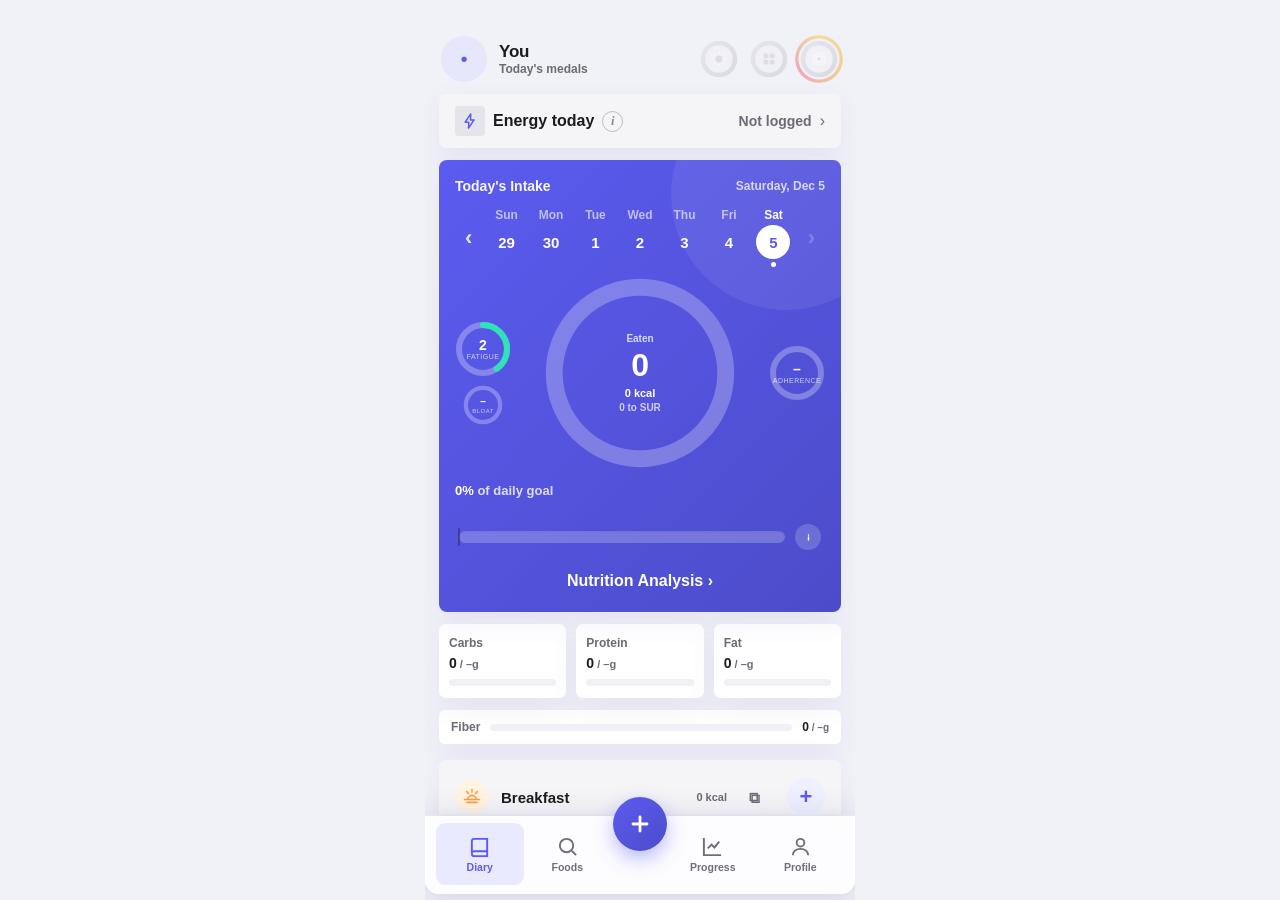
<file: index.html>
<!DOCTYPE html>
<html lang="en">
<head>
<meta charset="UTF-8">
<meta name="viewport" content="width=device-width, initial-scale=1, viewport-fit=cover">
<meta name="apple-mobile-web-app-capable" content="yes">
<meta name="mobile-web-app-capable" content="yes">
<meta name="apple-mobile-web-app-status-bar-style" content="default">
<meta name="apple-mobile-web-app-title" content="Fuel">
<link rel="apple-touch-icon" href="fuel-heart-icon.png?v=10">
<link rel="manifest" href="manifest.webmanifest">
<meta name="theme-color" content="#5b5bf0">
<title>Fuel — Nutrition Tracker</title>
<link rel="icon" href="data:image/svg+xml,%3Csvg%20xmlns%3D%27http%3A%2F%2Fwww.w3.org%2F2000%2Fsvg%27%20viewBox%3D%270%200%2064%2064%27%3E%3Crect%20width%3D%2764%27%20height%3D%2764%27%20rx%3D%2714%27%20fill%3D%27white%27%2F%3E%3Cpolygon%20points%3D%278%2C8%2056%2C8%2056%2C17%2029%2C31%2056%2C31%2056%2C40%208%2C40%208%2C31%2035%2C17%208%2C17%27%20fill%3D%27black%27%2F%3E%3Ctext%20x%3D%2732%27%20y%3D%2754%27%20font-family%3D%27Arial%2Csans-serif%27%20font-weight%3D%27900%27%20font-size%3D%278%27%20text-anchor%3D%27middle%27%20fill%3D%27black%27%20textLength%3D%2748%27%20lengthAdjust%3D%27spacingAndGlyphs%27%3ENUTRITION%3C%2Ftext%3E%3C%2Fsvg%3E">
<link rel="stylesheet" href="styles.css?v=2026.11.25-f">
</head>
<body>
<div id="app">

  <!-- DIARY -->
  <section class="view active" id="view-diary">
    <div class="topbar">
      <button class="tbtn" id="dayPrev" aria-label="Previous day">‹</button>
      <h1><span id="dayTitle">Today</span><button class="ginfo" id="diaryInfo" aria-label="Diary information">i</button></h1>
      <div class="ticons">
        <button id="gearBtn" aria-label="Settings"><svg viewBox="0 0 24 24" fill="none" stroke="currentColor" stroke-width="1.8"><circle cx="12" cy="12" r="3.2"/><path d="M19.4 15a1.65 1.65 0 0 0 .33 1.82l.06.06a2 2 0 1 1-2.83 2.83l-.06-.06a1.65 1.65 0 0 0-1.82-.33 1.65 1.65 0 0 0-1 1.51V21a2 2 0 1 1-4 0v-.09A1.65 1.65 0 0 0 9 19.4a1.65 1.65 0 0 0-1.82.33l-.06.06a2 2 0 1 1-2.83-2.83l.06-.06a1.65 1.65 0 0 0 .33-1.82 1.65 1.65 0 0 0-1.51-1H3a2 2 0 1 1 0-4h.09A1.65 1.65 0 0 0 4.6 9a1.65 1.65 0 0 0-.33-1.82l-.06-.06a2 2 0 1 1 2.83-2.83l.06.06a1.65 1.65 0 0 0 1.82.33H9a1.65 1.65 0 0 0 1-1.51V3a2 2 0 1 1 4 0v.09a1.65 1.65 0 0 0 1 1.51 1.65 1.65 0 0 0 1.82-.33l.06-.06a2 2 0 1 1 2.83 2.83l-.06.06a1.65 1.65 0 0 0-.33 1.82V9a1.65 1.65 0 0 0 1.51 1H21a2 2 0 1 1 0 4h-.09a1.65 1.65 0 0 0-1.51 1z"/></svg></button>
      </div>
    </div>
    <div class="pstrip">
      <button class="pavatar" id="pAvatar" aria-label="Profile"></button>
      <div class="pmeta"><div class="pname" id="pName">You</div><div class="psub">Today's medals</div></div>
      <div class="medals" id="pMedals"></div>
    </div>
    <div class="nudge" id="nudgeBar"></div>
    <div class="card dcard" id="energyCard">
      <div class="whead dhead" data-d="energy" role="button" tabindex="0" aria-label="Energy details"><span style="display:flex;align-items:center;gap:8px"><span class="sicon sm"><svg viewBox="0 0 24 24" fill="none" stroke="currentColor" stroke-width="2" stroke-linejoin="round"><path d="M13 2.5 5.5 13.5h4.8L10 21.5l7.5-11h-4.8L13 2.5z"/></svg></span><b>Energy today</b><button class="ginfo" id="energyInfo" aria-label="About energy check-ins">i</button></span><span style="display:flex;align-items:center;gap:8px"><span class="wlbl" id="energyLabel"></span><span class="chev2 dchev">›</span></span></div>
      <div class="ddetail"><div class="pad">
      <div class="energydots" id="energyDots"></div>
      </div></div>
    </div>
    <div class="card progcard">
      <div class="prog-top"><span class="prog-label">Today's Intake</span><span class="prog-date" id="daySub"></span></div>
      <div class="wknavrow pweek">
        <button class="wknav" id="wkPrev" aria-label="Previous week">‹</button>
        <div class="weekstrip" id="weekStrip"></div>
        <button class="wknav" id="wkNext" aria-label="Next week">›</button>
      </div>
      <div class="ptodayrow" style="display:none"><button id="todayPill" class="todaypill"><svg viewBox="0 0 24 24" fill="none" stroke="currentColor" stroke-width="2.5" stroke-linecap="round" stroke-linejoin="round" aria-hidden="true"><polyline points="1 4 1 10 7 10"/><path d="M3.51 15a9 9 0 1 0 2.13-9.36L1 10"/></svg><span>Today</span></button></div>
      <div class="prog-main">
        <div class="hside">
        <button class="scorewheel hwheel" id="tiredWheelH" aria-label="Fatigue details">
          <svg viewBox="0 0 84 84"><circle cx="42" cy="42" r="36" fill="none" stroke="rgba(255,255,255,.28)" stroke-width="9"/><circle id="tiredArcH" cx="42" cy="42" r="36" fill="none" stroke="#ffffff" stroke-width="9" stroke-linecap="round" transform="rotate(-90 42 42)"/></svg>
          <span class="swnum"><b id="tiredNumH">–</b><i>fatigue</i></span>
        </button>
        <button class="scorewheel hwheel hwheel-sm" id="bloatWheelH" aria-label="Bloat details">
          <svg viewBox="0 0 84 84"><circle cx="42" cy="42" r="36" fill="none" stroke="rgba(255,255,255,.28)" stroke-width="9"/><circle id="bloatArcH" cx="42" cy="42" r="36" fill="none" stroke="#ffffff" stroke-width="9" stroke-linecap="round" transform="rotate(-90 42 42)"/></svg>
          <span class="swnum"><b id="bloatNumH">–</b><i>bloat</i></span>
        </button>
        </div>
        <div class="ring" style="width:196px;height:196px">
          <svg width="196" height="196" viewBox="0 0 128 128">
            <circle cx="64" cy="64" r="56" fill="none" stroke="rgba(255,255,255,.25)" stroke-width="11"/>
            <circle id="ringMaint" cx="64" cy="64" r="56" fill="none" stroke="#ffffff" stroke-width="11"
              stroke-linecap="round" stroke-dasharray="351.86" stroke-dashoffset="351.86"/>
            <circle id="ringSurpTrack" cx="64" cy="64" r="46" fill="none" stroke="rgba(255,255,255,.25)" stroke-width="5"/>
            <circle id="ringSurp" cx="64" cy="64" r="46" fill="none" stroke="#d5d5e0" stroke-width="5"
              stroke-linecap="round" stroke-dasharray="289.03" stroke-dashoffset="289.03"/>
          </svg>
          <div class="center">
            <span class="ctitle">Eaten</span>
            <b id="calEaten">0</b>
            <span class="flagkc" id="flagKcal"></span>
            <span class="flagsur" id="flagSur"></span>
          </div>
        </div>
        <button class="scorewheel hwheel" id="adhWheelH" aria-label="Adherence details">
          <svg viewBox="0 0 84 84"><circle cx="42" cy="42" r="36" fill="none" stroke="rgba(255,255,255,.28)" stroke-width="9"/><circle id="adhArcH" cx="42" cy="42" r="36" fill="none" stroke="#ffffff" stroke-width="9" stroke-linecap="round" transform="rotate(-90 42 42)"/></svg>
          <span class="swnum"><b id="adhNumH">–</b><i>adherence</i></span>
        </button>
      </div>
      <div class="prog-pct prog-pct-row"><b id="progPct">0%</b> <span>of daily goal</span></div>

      <div class="statusbar" id="statusPill" role="button" tabindex="0" aria-label="Intake details">
        <div class="sbtrack"><div class="sbfill" id="spFill"></div><div class="sbmark" id="spMark"></div></div>
        <span class="sbinfo"><svg viewBox="0 0 24 24" fill="none" stroke="currentColor" stroke-width="2.6" stroke-linecap="round"><line x1="12" y1="11" x2="12" y2="16.5"/><circle cx="12" cy="7.6" r="1.4" fill="currentColor" stroke="none"/></svg></span>
      </div>

      <button class="analysislink pinlink" id="analysisLink">Nutrition Analysis <span>›</span></button>

    </div>
    <div class="daycost" id="dayCost" style="display:none"></div>
    <div class="macro3">
      <div class="mcard"><div class="mlabel">Carbs</div><div class="mval"><i id="valCv">0</i><small> / <span id="valCg">0</span>g</small></div><div class="mbar"><i id="barC" style="background:linear-gradient(90deg,#7e7ef2,#a8a8ff)"></i></div></div>
      <div class="mcard"><div class="mlabel">Protein</div><div class="mval"><i id="valPv">0</i><small> / <span id="valPg">0</span>g</small></div><div class="mbar"><i id="barP" style="background:linear-gradient(90deg,#12cfae,#54e6c4)"></i></div></div>
      <div class="mcard"><div class="mlabel">Fat</div><div class="mval"><i id="valFv">0</i><small> / <span id="valFg">0</span>g</small></div><div class="mbar"><i id="barF" style="background:linear-gradient(90deg,#fb6f84,#ff9eb0)"></i></div></div>
    </div>
    <div class="fiberbar"><span class="flabel">Fiber</span><div class="mbar"><i id="barFi" style="background:linear-gradient(90deg,#a78bfa,#c4b5fd)"></i></div><span class="fval"><i id="valFiv">0</i><small> / <span id="valFig">0</span>g</small></span></div>
    <div class="card mealcard" id="meals"></div>

    <div class="card watercard dcard">
      <div class="whead dhead" data-d="water" role="button" tabindex="0" aria-label="Water details"><span style="display:flex;align-items:center;gap:8px"><span class="sicon sm"><svg viewBox="0 0 24 24" fill="none" stroke="currentColor" stroke-width="2"><path d="M12 3.5c3.2 4.3 5.8 7.7 5.8 10.7a5.8 5.8 0 1 1-11.6 0C6.2 11.2 8.8 7.8 12 3.5z"/></svg></span><b>Water</b><button class="ginfo" id="waterInfo" aria-label="About your water target">i</button></span><span style="display:flex;align-items:center;gap:8px"><span class="wlbl" id="waterLabel"></span><span class="chev2 dchev">›</span></span></div>
      <div class="ddetail"><div class="pad">
      <div class="sbtrack wtrack"><div class="sbfill wfill" id="waterFill"></div></div>
      <div class="bottlerow" id="bottleRow"></div>
      <div class="wfoot"><button class="wlink" id="bottleMgr">My bottles</button><button class="wlink" id="waterUndo" style="display:none">Undo</button></div>
      <div class="whint" id="waterNote" style="margin-top:6px"></div>
      </div></div>
    </div>

    <button class="closedaybtn" id="closeDayBtn">Close day →</button>
  </section>


  <section class="view" id="view-analysis">
    <div class="topbar">
      <button class="tbtn" id="analysisBack" aria-label="Back">‹</button>
      <h1><span id="analysisTitle">Today</span><button class="ginfo" id="analysisInfo" aria-label="Analysis information">i</button></h1>
      <div class="ticons" style="width:86px"></div>
    </div>
    <div class="secttl">Calories</div>
    <div class="card">
      <div class="arow">
        <div class="ring" style="width:150px;height:150px">
          <svg width="150" height="150" viewBox="0 0 128 128">
            <circle cx="64" cy="64" r="54" fill="none" stroke="#ececf1" stroke-width="13"/>
            <g id="aSeg"></g>
          </svg>
          <div class="center">
            <span class="ctitle">Calorie Intake</span>
            <b id="aCal" style="font-size:32px">0</b>
            <span class="flagkc" id="aGoal"></span>
          </div>
        </div>
        <div style="flex:1; font-size:13px; color:var(--muted); line-height:1.5;" id="aNote"></div>
      </div>
      <table class="atable">
        <thead><tr><th></th><th>Intake</th><th>Percentage</th></tr></thead>
        <tbody id="aMealTable"></tbody>
      </table>
    </div>
    <div class="secttl">Macros</div>
    <div class="card" style="padding-top:6px">
      <div class="macrow" style="padding:10px 0"><div class="mhead"><span>Carbs</span><b><i id="avalCv">0</i> / <span id="avalCg">375</span>g</b></div><div class="mbar"><i id="abarC" style="background:linear-gradient(90deg,#7e7ef2,#a8a8ff)"></i></div></div>
      <div class="macrow" style="padding:10px 0"><div class="mhead"><span>Protein</span><b><i id="avalPv">0</i> / <span id="avalPg">150</span>g</b></div><div class="mbar"><i id="abarP" style="background:linear-gradient(90deg,#12cfae,#54e6c4)"></i></div></div>
      <div class="macrow" style="padding:10px 0"><div class="mhead"><span>Fat</span><b><i id="avalFv">0</i> / <span id="avalFg">83</span>g</b></div><div class="mbar"><i id="abarF" style="background:linear-gradient(90deg,#fb6f84,#ff9eb0)"></i></div></div>
      <div class="macrow" style="padding:10px 0"><div class="mhead"><span>Fiber</span><b><i id="avalFiv">0</i> / <span id="avalFig">0</span>g</b></div><div class="mbar"><i id="abarFi" style="background:linear-gradient(90deg,#a78bfa,#c4b5fd)"></i></div></div>
    </div>
    <div class="secttl"><span>All Nutrients</span><button class="ginfo" id="nutrInfo" aria-label="About nutrient targets">i</button></div>
    <div class="card" style="padding-top:2px; padding-bottom:10px">
      <div style="display:flex;justify-content:flex-end;margin:2px 0 4px"><button class="chip" id="nutrResetAll" style="font-size:11px">Reset to FDA defaults</button></div>
      <div id="nutrTable"></div>
      <div class="rangenote" id="nutrNote" style="margin-top:8px"></div>
    </div>
  </section>

  <!-- FOODS -->
  <section class="view" id="view-foods">
    <div class="topbar">
      <div style="width:44px"></div>
      <h1>Foods</h1>
      <div style="width:44px"></div>
    </div>
    <div class="searchrow">
      <input class="searchinput" id="foodSearch" placeholder="Search your foods" autocomplete="off">
    </div>
    <div style="display:flex;gap:8px;margin:4px 0 12px">
      <button class="bigbtn" id="newCustomBtn" style="flex:1;margin:0">+ Add custom food</button>
    </div>
    <div class="chips" id="foodSortChips" style="margin:0 0 12px">
      <button class="chip" data-s="recent">Recent</button>
      <button class="chip" data-s="freq">Most logged</button>
      <button class="chip" data-s="name">A–Z</button>
      <button class="chip" data-s="p">Protein ↓</button>
      <button class="chip" data-s="c">Carbs ↓</button>
      <button class="chip" data-s="f">Fat ↓</button>
      <button class="chip" data-s="cal">Calories ↓</button>
      <button class="chip" data-s="dens">Protein/kcal</button>
      <button class="chip" data-fav="1">★ Favorites</button>
    </div>
    <div class="fhead">
      <span class="flabel" id="foodCount"></span>
    </div>
    <div class="card" id="suppCard" style="padding-top:8px; padding-bottom:6px; margin-bottom:12px; display:none">
      <div class="flabel" id="suppCount" style="margin:0 0 4px">Supplements</div>
      <div id="suppResults"></div>
    </div>
    <div class="card" style="padding-top:8px; padding-bottom:6px;">
      <div class="flabel" id="foodCardLabel" style="margin:0 0 4px">Foods</div>
      <div id="foodResults"></div>
    </div>
    <div id="foodsRestore"></div>
  </section>

  <!-- GOALS (compact redesign 2026.10.14-i, Jay's brief: full compact, clean,
       the machinery runs in the background. One goal card, one macros card,
       one stats card, one button. The learned estimate's evidence is a single
       line in the goal card — its history/data stay in storage, off the page.) -->
  <section class="view" id="view-goals">
    <div class="topbar">
      <button class="tbtn" id="goalsBack" aria-label="Back">‹</button>
      <h1>Calorie Goal <button class="ginfo" id="goalsInfo" aria-label="Goals information">i</button></h1>
      <div style="width:44px"></div>
    </div>
    <div class="card goalbig" style="margin-top:14px">
      <div class="glabel">What to eat daily</div>
      <div class="gnum"><span id="goalTotal">3000</span> <small>kcal</small></div>
      <div style="border-top:1px solid rgba(255,255,255,.25); margin-top:14px; padding-top:12px">
        <div class="flabel" style="margin:0 0 10px">Gain rate</div>
        <div class="chips" id="goalMode">
          <button class="chip" data-r="0">Maintain</button>
          <button class="chip" data-r="0.5">+0.5 lb/wk</button>
          <button class="chip" data-r="1">+1.0 lb/wk</button>
          <button class="chip" data-r="1.5">+1.5 lb/wk</button>
        </div>
      </div>
    </div>
    <div class="secttl">Macros</div>
    <div class="card">
      <div class="macro3" style="margin:0">
        <div class="m3 c"><div class="mn">Carbs</div><div class="mp" id="gmCp">–</div><div class="mg"><b id="gmCg">–</b> g</div><div class="mk" id="gmCk"></div></div>
        <div class="m3 p"><div class="mn">Protein</div><div class="mp" id="gmPp">–</div><div class="mg"><b id="gmPg">–</b> g</div><div class="mk" id="gmPk"></div></div>
        <div class="m3 f"><div class="mn">Fat</div><div class="mp" id="gmFp">–</div><div class="mg"><b id="gmFg">–</b> g</div><div class="mk" id="gmFk"></div></div>
      </div>
      <div class="segbar" style="margin:12px 0 0"><i id="segC" style="background:#7e7ef2"></i><i id="segP" style="background:#12cfae"></i><i id="segF" style="background:#fb6f84"></i></div>
      <div class="splitctl" id="splitCtl">
        <div class="splitrow"><span>Protein</span><span class="splitbtns"><button class="sbtn" data-sp="p" data-d="-1" aria-label="Less protein">−</button><b id="spP">–</b><button class="sbtn" data-sp="p" data-d="1" aria-label="More protein">+</button></span></div>
        <div class="splitrow"><span>Fat</span><span class="splitbtns"><button class="sbtn" data-sp="f" data-d="-1" aria-label="Less fat">−</button><b id="spF">–</b><button class="sbtn" data-sp="f" data-d="1" aria-label="More fat">+</button></span></div>
        <div class="splitrow"><span>Carbs <span class="ph">auto</span></span><b id="spC" style="margin-left:auto">–</b></div>
        <button class="chip" id="splitReset" style="display:none; margin-top:6px">Recommended split</button>
      </div>
      <div class="cfrow" style="margin-top:10px; border-top:1px solid var(--line); padding-top:10px"><span><b>Fiber</b> <span class="ph">auto · 14 g per 1,000 kcal</span></span><b id="gmFip">–</b></div>
    </div>
    <div class="rangenote" id="macroAnalysis"></div>
    <div class="secttl">Your stats</div>
    <div class="card">
<div class="cfrow"><span>Units</span><span class="chips" id="pfUnits" style="margin:0"><button class="chip" data-u="imp">Imperial</button><button class="chip" data-u="met">Metric</button></span></div>
          <div class="cfrow"><span>Sex</span><span class="chips" id="pfSex" style="margin:0"><button class="chip" data-x="m">Male</button><button class="chip" data-x="f">Female</button></span></div>
          <div class="cfrow"><span>Age</span><span><input id="pfAge" type="number" inputmode="numeric" style="width:90px"> <span class="ph">yrs</span></span></div>
          <div class="cfrow" id="htImpRow"><span>Height</span><span><input id="pfHtFt" type="number" inputmode="numeric" style="width:52px"> <span class="ph">ft</span> <input id="pfHtIn" type="number" inputmode="numeric" style="width:52px"> <span class="ph">in</span></span></div>
          <div class="cfrow" id="htMetRow" style="display:none"><span>Height</span><span><input id="pfHtCm" type="number" inputmode="decimal" style="width:90px"> <span class="ph">cm</span></span></div>
          <div class="cfrow"><span>Weight</span><span><input id="pfWeight" type="number" inputmode="decimal" style="width:90px"> <span class="ph" id="pfWeightUnit">lb</span></span></div>
          <div class="cfrow"><span>Body fat <span class="ph">(optional)</span></span><span><input id="pfFat" type="number" inputmode="decimal" style="width:90px"> <span class="ph">%</span></span></div>
          <div class="cfrow"><span>Waist <span class="ph">(optional)</span></span><span><input id="pfWaist" type="number" inputmode="decimal" style="width:90px"> <span class="ph" id="pfWaistUnit">in</span></span></div>
        
      <div class="cfrow" style="margin-top:8px"><span>Activity</span></div>
      <div class="chips" id="pfAct" style="margin-top:6px">
        <button class="chip" data-k="sedentary" title="Sedentary: little or no exercise">Sedentary</button>
        <button class="chip" data-k="light" title="Light: exercise 1-3 times/week">Light</button>
        <button class="chip" data-k="moderate" title="Moderate: exercise 4-5 times/week">Moderate</button>
        <button class="chip" data-k="active" title="Active: daily exercise or intense exercise 3-4 times/week">Active</button>
        <button class="chip" data-k="very" title="Very Active: intense exercise 6-7 times/week">Very active</button>
        <button class="chip" data-k="extra" title="Extra Active: very intense exercise daily, or physical job">Extra active</button>
      </div>
      <div style="border-top:1px solid var(--line); margin-top:14px; padding-top:12px">
        <div class="flabel" style="margin:0 0 6px">The math — BMR × activity</div>
        <div class="gsub" id="formulaEq" style="margin:0 0 8px"></div>
        <div id="formulaTable"></div>
      </div>
    </div>
<div class="gsec" id="gsecWater">
      <div class="ghead"><span>Water</span><b class="gval" id="waterHeadVal"></b><span class="gchev">›</span></div>
      <div class="gbody">
        <div class="card">
          <div class="cfrow" style="border:0"><span>Daily target</span><b id="waterAutoVal">Auto</b></div>
        </div>
      </div>
    </div>
    <button class="bigbtn" id="goalsDone">Calculate &amp; Save</button>
  </section>

<!-- PROGRESS -->
  <section class="view" id="view-progress">
    <div class="topbar">
      <div style="width:44px"></div>
      <h1>Progress <button class="ginfo" id="progressInfo" aria-label="Progress information">i</button></h1>
      <button class="tbtn tedit" id="progEditBtn" aria-label="Rearrange panels">Edit</button>
    </div>
    <div id="progReorder" hidden></div>
    <div id="progOverview">
      <div class="punit" data-pid="body">
        <div class="card bodycard">
          <div class="cardttl"><span class="sicon sm"><svg viewBox="0 0 24 24" fill="none" stroke="currentColor" stroke-width="2" stroke-linecap="round" stroke-linejoin="round"><path d="M6 7h12l2.2 13H3.8L6 7z"/><path d="M9 10.5V6a3 3 0 0 1 6 0v4.5"/></svg></span><b>Weight</b><span class="pill" id="roadPill" style="margin-left:auto;font-size:11px;font-weight:700;">Lean Bulk</span></div>
          <div class="bodyhero">
            <button class="wtcircle" id="wtCircle" aria-label="Open weight details">
              <svg class="wtring" viewBox="0 0 100 100" aria-hidden="true"><circle class="wtring-track" cx="50" cy="50" r="46"/><circle class="wtring-fill" id="wtRingFill" cx="50" cy="50" r="46"/></svg>
              <span class="wtc-line"><span class="wtc-num" id="wtCircleNum">—</span><span class="wtc-unit" id="wtCircleUnit">lb</span></span>
              <span class="wtc-date" id="wtCircleDate"></span>
            </button>

            <!-- SEAMLESS MODERN MILESTONE ROADMAP (2026.10.11) -->
            <div class="road-flow" id="roadFlow">
              <div class="road-stops">
                <div class="road-stop">
                  <span class="road-tag">Start</span>
                  <b class="road-num" id="roadStartVal">—</b>
                  <span class="road-subt" id="roadStartDate">Baseline</span>
                </div>
                <div class="road-stop">
                  <span class="road-cur-badge" id="roadNetVal">+0.0 lb</span>
                  <b class="road-num" id="roadCurVal" style="margin-top:3px">—</b>
                  <span class="road-subt">Current</span>
                </div>
                <div class="road-stop">
                  <span class="road-tag">Target</span>
                  <b class="road-num" id="roadGoalVal">—</b>
                  <span class="road-subt" id="roadGoalEta">Target Date</span>
                </div>
              </div>
              <div class="road-capsule">
                <div class="road-cap-item">
                  <b id="roadRateVal">—</b>
                  <span>Pacing Rate</span>
                </div>
                <div class="road-cap-sep"></div>
                <div class="road-cap-item">
                  <b id="roadToGoVal">—</b>
                  <span>To Target</span>
                </div>
                <div class="road-cap-sep"></div>
                <div class="road-cap-item">
                  <b id="roadAdhVal">—</b>
                  <span>Surplus Streak</span>
                </div>
              </div>
              <div class="road-status-note" id="roadSummary"></div>
            </div>

            <div style="display:none">
              <div id="trajHead"></div>
              <div id="trajSub"></div>
              <div id="trajBarWrap"><i id="trajBarFill"></i></div>
              <div id="trajPct"></div>
            </div>
          </div><!-- /bodyhero -->
        </div><!-- /card bodycard (hero) -->
        <div class="card pg-details" style="margin-top:0">

          <div class="pg-duo">
          <button class="xrow" data-x="bmi" aria-label="BMI details">
            <span class="sicon sm"><svg viewBox="0 0 24 24" fill="none" stroke="currentColor" stroke-width="2" stroke-linecap="round" stroke-linejoin="round"><path d="M3 12h4l2.5-6 4 12 2.5-6H21"/></svg></span>
            <span class="xrow-main"><b>BMI</b></span>
            <span class="xrow-val"><b id="bmiVal" style="font-size:17px">—</b><span class="pill" id="bmiPill" style="display:none"></span></span>
            <span class="chev2">›</span>
          </button>
          <button class="xrow" data-x="calcheck" aria-label="Calorie target check details">
            <span class="sicon sm"><svg viewBox="0 0 24 24" fill="none" stroke="currentColor" stroke-width="2" stroke-linecap="round" stroke-linejoin="round"><circle cx="12" cy="12" r="8.5"/><path d="m8.5 12.2 2.4 2.4 4.6-5"/></svg></span>
            <span class="xrow-main"><b>Target check</b></span>
            <span class="xrow-val"><b id="calCheckVerdict" style="font-size:14px">—</b></span>
            <span class="chev2">›</span>
          </button>
          </div><!-- /pg-duo -->
          <div class="xdetail" id="xdetail-bmi"><div class="pad">
            <div style="display:flex;align-items:center;gap:8px;margin-bottom:10px"><button class="ginfo" id="bmiInfo" aria-label="About BMI">i</button><span class="rangenote">How BMI is calculated</span></div>
            <div class="bmibar"><i id="bmiMark" style="display:none"></i></div>
            <div class="bmilbls"><span>14</span><span>18.5</span><span>25</span><span>30</span><span>34</span></div>
            <div class="rangenote" id="bmiNote" style="margin-top:8px"></div>
            <div class="rangenote" id="whtrNote" style="margin-top:6px; display:none"></div>
            <div class="statgrid" id="wtStats" style="margin-top:10px"></div>
            <div class="rangenote" id="wtContext" style="margin-top:10px"></div>
          </div></div>

          <div class="xdetail" id="xdetail-calcheck"><div class="pad">
            <div style="display:flex;align-items:center;gap:8px;margin-bottom:10px"><button class="ginfo" id="calCheckInfo" aria-label="How this checks your target">i</button><span class="rangenote">How the check works</span></div>
            <div class="rangenote" id="calCheckOut" style="color:var(--ink)">Log weight for 2+ weeks to grade your target against your real rate of gain.</div>
            <div id="calCheckApply" style="margin-top:10px; display:none"><button class="bigbtn" id="calApplyBtn"></button></div>
          </div></div>

          <button class="xrow" data-x="muscle" aria-label="Muscle estimate details">
            <span class="sicon sm"><svg viewBox="0 0 24 24" fill="none" stroke="currentColor" stroke-width="2" stroke-linecap="round"><path d="M7 8v8M17 8v8M4 10v4M20 10v4M7 12h10"/></svg></span>
            <span class="xrow-main"><b>Muscle</b><span class="rangenote" style="display:block; margin-top:1px" id="muscleRowGoal">Estimated gain</span></span>
            <span class="xrow-val"><b id="muscleRowVal" style="font-size:17px">–</b></span>
            <span class="chev2">›</span>
          </button>
          <div class="xdetail" id="xdetail-muscle"><div class="pad">
            <div style="display:flex;align-items:center;gap:8px;margin-bottom:10px"><button class="ginfo" id="muscleInfo" aria-label="How this is estimated">i</button><span class="rangenote">How the estimate works</span></div>
            <div style="display:flex; gap:16px; align-items:center;">
              <svg width="104" height="104" viewBox="0 0 120 120" style="flex:none">
                <circle cx="60" cy="60" r="52" fill="none" stroke="#ececf1" stroke-width="11"/>
                <circle id="muscleArc" cx="60" cy="60" r="52" fill="none" style="stroke:var(--acc)" stroke-width="11" stroke-linecap="round" transform="rotate(-90 60 60)" stroke-dasharray="0 327"/>
                <text id="muscleNum" x="60" y="58" text-anchor="middle" font-size="21" font-weight="800" fill="#1c1c1e">–</text>
                <text x="60" y="79" text-anchor="middle" font-size="11" fill="#8a8a98">lb muscle</text>
              </svg>
              <div id="muscleOut" style="flex:1; font-size:13.5px; line-height:1.6"></div>
            </div>
            <button class="srow" id="muscleGoalBtn" style="margin-top:8px"><span>Muscle goal: <b id="muscleGoalLbl">0 lb</b></span><span class="chev2">›</span></button>
          </div></div>
        </div><!-- /card body details -->
      </div><!-- /punit data-pid="body" -->

      <div class="punit" data-pid="week">
        <div class="card weekcard">
          <div class="cardttl"><span class="sicon sm"><svg viewBox="0 0 24 24" fill="none" stroke="currentColor" stroke-width="2" stroke-linecap="round" stroke-linejoin="round"><rect x="4" y="5" width="16" height="15" rx="3"/><path d="M4 10h16M8 3v4M16 3v4"/><path d="m10.5 14.5 2 2 3.5-4"/></svg></span><b>This week</b></div>
          <div class="segctl" id="weekSeg" role="tablist" aria-label="Week views">
            <button class="segbtn on" data-seg="cal" role="tab">Calories</button>
            <button class="segbtn" data-seg="mac" role="tab">Macros</button>
            <button class="segbtn" data-seg="sum" role="tab">Summary</button>
          </div>
          <div class="wseg" id="wseg-sum" hidden>
            <div id="insCard">
              <div id="insRows"></div>
              <div class="rangenote" style="margin-top:8px">Estimates from your log — not medical advice.</div>
            </div>
            <div id="wkrevCard" style="display:none">
              <div class="subhead">Weekly review</div>
              <div class="rangenote" id="wkrevRange" style="margin:2px 0 6px"></div>
              <div id="wkrevRows"></div>
              <div id="wkrevTip" class="rangenote" style="margin-top:8px; color:var(--ink); font-weight:600"></div>
            </div>
            <div class="ministats" style="margin-top:14px">
              <div class="ministat"><span class="ms-label">Day streak</span><b id="stStreak">0</b></div>
              <div class="ministat"><span class="ms-label">Avg kcal / 7d</span><b id="stAvgCal">0</b></div>
              <div class="ministat"><span class="ms-label">Avg protein / 7d</span><b id="stAvgP">0g</b></div>
              <div class="ministat"><span class="ms-label">Water today</span><b id="stWater">0 <small>oz</small></b></div>
            </div>
          </div>
          <div class="wseg" id="wseg-cal">
            <div class="ana-top"><div><b id="anaTotal">0</b><span class="ana-unit">kcal</span><div class="ana-sub" id="anaAvg"></div></div><span class="wk-nav"><button id="pgWkPrev" aria-label="Previous week">‹</button><span class="ana-range" id="anaRange">Last 7 days</span><button id="pgWkNext" aria-label="Next week">›</button></span></div>
            <div class="bars7" id="bars7"></div>
            <div class="bkey" id="bars7Key"></div>
            <div class="rangenote" id="trendChip" style="margin-top:8px"></div>
            <div class="chal">
              <div class="chal-head"><svg viewBox="0 0 24 24" fill="none" stroke="currentColor" stroke-width="2"><rect x="3" y="5" width="18" height="16" rx="3"/><path d="M3 10h18M8 3v4M16 3v4"/></svg>Goal days</div>
              <div class="chal-row" id="goalDays"></div>
            </div>
          </div>
          <div class="wseg" id="wseg-mac" hidden>
            <div class="mc-head"><span class="mc-legend"><i style="background:#7e7ef2"></i>Carbs<i style="background:#12cfae"></i>Protein<i style="background:#fb6f84"></i>Fat</span><span class="mc-week" id="mcWeek">Weekly</span></div>
            <div class="mstack" id="macroStack"></div>
            <div class="mstack-lbls" id="macroStackLbls"></div>
          </div>
        </div><!-- /card weekcard -->
        <div class="card dbcard">
          <div class="cardttl"><span class="sicon sm"><svg viewBox="0 0 24 24" fill="none" stroke="currentColor" stroke-width="2" stroke-linecap="round" stroke-linejoin="round"><path d="M5 20v-6M11 20V6M17 20v-9M3 20h18"/></svg></span><b>Day by day</b></div>
          <div class="segctl" id="dbSeg" role="tablist" aria-label="Day by day metrics">
            <button class="segbtn on" data-dseg="crb" role="tab">Carbs</button>
            <button class="segbtn" data-dseg="wtr" role="tab">Water</button>
            <button class="segbtn" data-dseg="sod" role="tab">Sodium</button>
          </div>
          <div class="ana-top"><div><b id="dbTotal">0</b><span class="ana-unit" id="dbUnit">g</span><div class="ana-sub" id="dbAvg"></div></div><span class="wk-nav"><button id="dbPrev" aria-label="Previous week">‹</button><span class="ana-range" id="dbRange">Last 7 days</span><button id="dbNext" aria-label="Next week">›</button></span></div>
          <div class="bars7" id="dbBars"></div>
          <div class="bkey" id="dbKey"></div>
          <div class="rangenote" id="dbNote" style="margin-top:8px"></div>
        </div><!-- /card dbcard -->
      </div><!-- /punit data-pid="week" -->
      <div class="punit" data-pid="heatmap">
        <div class="card">
          <div class="cardttl"><span class="sicon sm"><svg viewBox="0 0 24 24" fill="none" stroke="currentColor" stroke-width="2" stroke-linecap="round"><rect x="3.5" y="3.5" width="7" height="7" rx="1.5"/><rect x="13.5" y="3.5" width="7" height="7" rx="1.5"/><rect x="3.5" y="13.5" width="7" height="7" rx="1.5"/><rect x="13.5" y="13.5" width="7" height="7" rx="1.5"/></svg></span><b>Consistency</b><span id="hmSum" class="hmstat"></span></div>
          <div class="hmgrid" id="hmGrid"></div>
          <div class="hmlegend"><span>Less</span><i style="background:var(--card2)"></i><i style="background:var(--acc);opacity:.3"></i><i style="background:var(--acc);opacity:.55"></i><i style="background:var(--acc);opacity:.85"></i><i style="background:var(--acc)"></i><span>More</span><span style="margin-left:auto">tap a day to open it</span></div>
        </div>
      </div><!-- /punit data-pid="heatmap" -->


      
      <div class="punit" data-pid="auto">
        <div class="card">
          <div class="cardttl"><span class="sicon sm"><svg viewBox="0 0 24 24" fill="none" stroke="currentColor" stroke-width="2" stroke-linecap="round" stroke-linejoin="round"><path d="M20 12a8 8 0 1 1-2.34-5.66"/><path d="M20 3v4h-4"/></svg></span><b>Autopilot</b><span id="autoLastRun" style="margin-left:auto;font-size:11px;color:var(--muted)"></span></div>
                    <div id="autoZoneP"></div>
        </div><!-- /card -->
      </div><!-- /punit data-pid="auto" -->
    </div><!-- /progOverview -->
  </section>

  <!-- SETTINGS -->
    <section class="view" id="view-profile">
    <div class="pf-head">
      <div class="pf-id">
        <button class="pf-avatar" id="pfAvatar" aria-label="Change profile photo"></button>
        <div class="pf-idtx"><b id="pfName">\u2013</b><span class="pf-sub" id="pfSub"></span></div>
      </div>
      <button class="pf-reorder" id="profReorderBtn" aria-label="Rearrange panels"><svg viewBox="0 0 24 24" fill="none" stroke="currentColor" stroke-width="2" stroke-linecap="round"><path d="M4 7h16M4 12h16M4 17h16"/><path d="m17 4 3 3-3 3"/></svg></button>
    </div>
    <div id="profPanels">
      <div class="punit" data-pid="groceries">
      <div class="card slim" style="margin-bottom:12px;">
        <button class="srow" id="grocRow"><span class="sleft"><span class="sicon"><svg viewBox="0 0 24 24" fill="none" stroke="currentColor" stroke-width="2" stroke-linecap="round" stroke-linejoin="round"><path d="M5.5 8h13l-1.2 11a2 2 0 0 1-2 1.8h-6.6a2 2 0 0 1-2-1.8L5.5 8z"/><path d="M8.5 10V6.5a3.5 3.5 0 0 1 7 0V10"/></svg></span>Groceries</span><span class="sval"><b id="grocRowVal" style="color:var(--ink)"></b><span class="chev2">›</span></span></button>
      </div>
      </div>
      <div class="punit" data-pid="goals">
      <button class="pfhero" id="pfGoalsHero">
        <span class="pfhero-chev">›</span>
        <span class="pfhero-lbl">Eat daily · <span id="pfHeroMode">—</span></span>
        <span class="pfhero-num"><b id="pfHeroGoal">—</b><span> kcal</span></span>
        <span class="pfhero-sub" id="pfHeroSub">—</span>
        <span class="pfhero-macros">
          <span class="pfhero-m"><b id="pfHeroP">—</b> protein</span>
          <span class="pfhero-m"><b id="pfHeroC">—</b> carbs</span>
          <span class="pfhero-m"><b id="pfHeroF">—</b> fat</span>
        </span>
      </button>
      </div>
      <div class="punit" data-pid="streaks"><div class="pf-streaks" id="pfStreaks"></div></div>
      <div class="punit" data-pid="cal" style="display:none"><div class="card progcard pf-cal" id="pfCal"></div></div>
      <div class="punit" data-pid="metrics" style="display:none"><div class="pf-metrics" id="pfMetrics"></div></div>

    </div>
    <div id="profReorder" hidden></div>
    <!-- 2026.11.25-a: Settings stays pinned below the rearrangeable panels -->
    <div class="card slim" style="margin-top:6px;margin-bottom:12px">
      <button class="srow" id="settingsRow"><span class="sleft"><span class="sicon"><svg viewBox="0 0 24 24" fill="none" stroke="currentColor" stroke-width="2" stroke-linecap="round" stroke-linejoin="round"><circle cx="12" cy="12" r="3.2"/><path d="M19.4 15a1.65 1.65 0 0 0 .33 1.82l.06.06a2 2 0 1 1-2.83 2.83l-.06-.06a1.65 1.65 0 0 0-1.82-.33 1.65 1.65 0 0 0-1 1.51V21a2 2 0 1 1-4 0v-.09A1.65 1.65 0 0 0 9 19.4a1.65 1.65 0 0 0-1.82.33l-.06.06a2 2 0 1 1-2.83-2.83l.06-.06a1.65 1.65 0 0 0 .33-1.82 1.65 1.65 0 0 0-1.51-1H3a2 2 0 1 1 0-4h.09A1.65 1.65 0 0 0 4.6 9a1.65 1.65 0 0 0-.33-1.82l-.06-.06a2 2 0 1 1 2.83-2.83l.06.06a1.65 1.65 0 0 0 1.82.33H9a1.65 1.65 0 0 0 1-1.51V3a2 2 0 1 1 4 0v.09a1.65 1.65 0 0 0 1 1.51 1.65 1.65 0 0 0 1.82-.33l.06-.06a2 2 0 1 1 2.83 2.83l-.06.06a1.65 1.65 0 0 0-.33 1.82V9a1.65 1.65 0 0 0 1.51 1H21a2 2 0 1 1 0 4h-.09a1.65 1.65 0 0 0-1.51 1z"/></svg></span>Settings</span><span class="sval"><span class="chev2">›</span></span></button>
    </div>
  </section>

  <section class="view" id="view-settings">
    <div class="topbar">
      <button class="tbtn" id="settingsBack" aria-label="Back">‹</button>
      <h1>Settings</h1>
      <div style="width:44px"></div>
    </div>
<div id="profSettings">
    <div class="slabel">Personalize</div>
    <div class="card" style="margin-top:6px">
      <div class="pmeta" style="margin-bottom:2px"><input class="sname" id="sName" placeholder="Your name" autocomplete="off"></div>
      <div class="flabel" style="margin:14px 0 8px">App theme</div>
      <div class="themerow" id="themeRow"></div>
      <div class="flabel" style="margin:14px 0 8px">Progress photos</div>
      <div class="photostrip" id="photoStrip"></div>
    </div>
    <input type="file" id="pPhotoFile" accept="image/*" style="display:none">
    <input type="file" id="progPhotoFile" accept="image/*" style="display:none">
    <div class="slabel">Schedule</div>
    <div class="card slim" style="margin-top:6px;">
      <button class="srow" id="schedRow"><span class="sleft"><span class="sicon"><svg viewBox="0 0 24 24" fill="none" stroke="currentColor" stroke-width="2" stroke-linecap="round" stroke-linejoin="round"><rect x="3.5" y="7.5" width="17" height="12" rx="2.5"/><path d="M9 7.5V6a2 2 0 0 1 2-2h2a2 2 0 0 1 2 2v1.5"/><path d="M3.5 12.5h17"/></svg></span>Work schedule</span><span class="sval"><b id="schedRowVal" style="color:var(--ink)"></b><span class="chev2">›</span></span></button>
    </div>
    <div class="slabel">More</div>
    <div class="card slim" style="margin-top:6px;">
      <button class="srow" id="medalCaseRow"><span class="sleft"><span class="sicon"><svg viewBox="0 0 24 24" fill="none" stroke="currentColor" stroke-width="2" stroke-linecap="round" stroke-linejoin="round"><circle cx="12" cy="14.5" r="4.5"/><path d="m9.2 10.8-2.7-7.3h3.6l1.9 4.4 1.9-4.4h3.6l-2.7 7.3"/></svg></span>Medals</span><span class="sval"><b id="medalCaseRowVal" style="color:var(--ink)"></b><span class="chev2">›</span></span></button>
      <button class="srow" id="infoRow"><span class="sleft"><span class="sicon"><svg viewBox="0 0 24 24" fill="none" stroke="currentColor" stroke-width="2" stroke-linecap="round" stroke-linejoin="round"><circle cx="12" cy="12" r="9"/><path d="M12 11v5.5"/><circle cx="12" cy="7.8" r="1.1" fill="currentColor" stroke="none"/></svg></span>Info</span><span class="sval"><span class="chev2">›</span></span></button>
    </div>
    <div class="slabel">Data</div>
    <div class="card slim" style="margin-top:6px;">
      <button class="srow" id="exportBtn"><span class="sleft"><span class="sicon"><svg viewBox="0 0 24 24" fill="none" stroke="currentColor" stroke-width="2" stroke-linecap="round" stroke-linejoin="round"><path d="M12 4v10.5"/><path d="m7.5 10.5 4.5 4.5 4.5-4.5"/><path d="M4.5 20h15"/></svg></span>Export data</span><span class="chev2">›</span></button>
      <button class="srow" id="importBtn"><span class="sleft"><span class="sicon"><svg viewBox="0 0 24 24" fill="none" stroke="currentColor" stroke-width="2" stroke-linecap="round" stroke-linejoin="round"><path d="M12 14.5V4"/><path d="m7.5 8.5 4.5-4.5 4.5 4.5"/><path d="M4.5 20h15"/></svg></span>Restore backup</span><span class="chev2">›</span></button>
      <button class="srow" id="snapRow"><span class="sleft"><span class="sicon"><svg viewBox="0 0 24 24" fill="none" stroke="currentColor" stroke-width="2" stroke-linejoin="round"><path d="m12 3.5 8.5 4.7-8.5 4.7-8.5-4.7L12 3.5z"/><path d="m4.5 12.5 7.5 4.1 7.5-4.1"/><path d="m4.5 16.5 7.5 4.1 7.5-4.1"/></svg></span>Snapshots</span><span class="sval"><b id="snapRowVal" style="color:var(--ink)"></b><span class="chev2">›</span></span></button>
      <input type="file" id="importFile" accept="application/json,.json" style="display:none">
      <button class="srow danger" id="wipeBtn"><span class="sleft"><span class="sicon red"><svg viewBox="0 0 24 24" fill="none" stroke="currentColor" stroke-width="2" stroke-linecap="round" stroke-linejoin="round"><path d="M4.5 7h15"/><path d="M9.5 7V4.8a.8.8 0 0 1 .8-.8h3.4a.8.8 0 0 1 .8.8V7"/><path d="M6.5 7l.9 13a1 1 0 0 0 1 .9h7.2a1 1 0 0 0 1-.9l.9-13"/><path d="M10 11v5.5M14 11v5.5"/></svg></span>Erase data</span><span class="chev2">›</span></button>
    </div>
    <div class="slabel">About</div>
    <div class="privline"><svg viewBox="0 0 24 24" fill="none" stroke="currentColor" stroke-width="2"><rect x="5.5" y="10.5" width="13" height="9.5" rx="2.5"/><path d="M8.5 10.5V8a3.5 3.5 0 1 1 7 0v2.5"/></svg>Private to this phone · nothing leaves your device</div>
    <div class="ver" id="appVer"></div>
  </div>
  </section>

  <section class="view" id="view-groceries">
    <div class="topbar">
      <button class="tbtn" id="grocBack" aria-label="Back">‹</button>
      <h1>Groceries</h1>
      <div style="width:44px"></div>
    </div>
    <div class="card" style="margin-top:12px">
      <div class="flabel" style="margin:0">This week's shop</div>
      <div class="hint" id="grocSummary" style="margin-top:4px"></div>
      <div class="gprog"><div class="gprogbar" id="grocProg" style="width:0%"></div></div>
      <div id="grocPrice" style="margin-top:10px"></div>
      <div id="grocList"></div>
      <div style="display:flex; gap:10px; margin-top:12px">
        <button class="ghostbtn" id="grocClearDone" style="flex:1">Clear checked</button>
        <button class="ghostbtn" id="grocReset" style="flex:1">Uncheck all</button>
      </div>
    </div>
    <div class="card">
      <div class="flabel" style="margin:0 0 8px">Add to list</div>
      <input class="gsearch" id="grocSearch" placeholder="Search your foods or type an item" autocomplete="off">
      <div class="gchips" id="grocStaples"></div>
      <div id="grocPick"></div>
    </div>
    <div class="card" id="grocSuggCard">
      <div class="flabel" style="margin:0 0 2px">Running low?</div>
      <div class="hint" style="margin:0 0 4px">Predicted from your last 14 days of logs — how much you eat, and how often.</div>
      <div id="grocSugg"></div>
    </div>
  </section>

  <section class="view" id="view-medals">
    <div class="topbar">
      <button class="tbtn" id="medalsBack" aria-label="Back">‹</button>
      <h1>Medal case <button class="ginfo" id="medalCaseInfo" aria-label="Medals information">i</button></h1>
      <div style="width:44px"></div>
    </div>
    <div class="card" style="margin-top:12px">
      <div class="flabel" style="margin:0 0 8px">Today's medals</div>
      <div class="medals" id="mMedals"></div>
      <div class="rangenote" id="mMedalHint" style="margin-top:10px"></div>
    </div>
    <div class="card">
      <div class="flabel" style="margin:0 0 8px">Collection · grouped by rarity</div>
      <div class="casebar" id="mCaseBar"></div>
      <div id="mCaseGroups"></div>
    </div>
  </section>

  <section class="view" id="view-snaps">
    <div class="topbar">
      <button class="tbtn" id="snapsBack" aria-label="Back">‹</button>
      <h1>Snapshots</h1>
      <div style="width:44px"></div>
    </div>
    <div class="card" style="margin-top:12px">
      <div class="flabel" style="margin:0 0 8px"><span style="display:flex;align-items:center;gap:8px">Automatic snapshots<button class="ginfo" id="snapInfo" aria-label="About snapshots">i</button></span></div>
      <div id="snapList"></div>
      <div class="hint" style="margin-top:10px">Same-browser safety net — for an off-phone backup, use Export data.</div>
    </div>
  </section>

  <section class="view" id="view-info">
    <div class="topbar">
      <button class="tbtn" id="infoBack" aria-label="Back">‹</button>
      <h1>Information</h1>
      <div style="width:44px"></div>
    </div>
    <div class="card" style="margin-top:12px">
      <div class="flabel" style="margin:0 0 8px">Categories</div>
      <div class="icatrow" id="infoCats"></div>
    </div>
    <div class="card">
      <div class="flabel" id="infoListLabel" style="margin:0 0 4px"></div>
      <div id="infoList"></div>
    </div>
  </section>

  <section class="view" id="view-worksched">
    <div class="topbar">
      <button class="tbtn" id="wschedBack" aria-label="Back">‹</button>
      <h1>Work schedule <button class="ginfo" id="wschedInfo" aria-label="Work schedule information">i</button></h1>
      <div style="width:44px"></div>
    </div>
    <div class="card" style="margin-top:12px">
      <div class="flabel" style="margin:0 0 4px">My work days</div>
      <div class="wstrip" id="wStrip"></div>
      <div class="hint">Tap a day to select it, flip the switch to mark it work or off.</div>
    </div>
    <div class="card slim">
      <div class="wdet">
        <div><div class="wt" id="wDetName">Monday</div><div class="ws" id="wDetSub">Work day</div></div>
        <button class="wtgl" id="wDetTgl" aria-label="Toggle work day"><span class="knob"></span></button>
      </div>
    </div>
    <div class="hint" style="padding:0 20px">Meal times are learned separately for work days and days off. Past meal times keep the schedule they were learned under.</div>
  </section>

  <!-- QUIT TRACKER (2026.10.09-f): research-grounded nicotine + alcohol-free phase timelines -->
  <section class="view" id="view-quit">
    <div class="topbar">
      <button class="tbtn" id="quitBack" aria-label="Back">‹</button>
      <h1>Quit tracker</h1>
      <div style="width:44px"></div>
    </div>
    <div id="qtNic"></div>
    <div id="qtAlc" style="margin-top:4px"></div>
    <div class="hint" style="padding:0 6px 10px">Timelines show typical patterns from cessation research — everyone differs. Not medical advice.</div>
  </section>

  <!-- NUTRITION CALENDAR (2026.09.27-i) -->

  <nav class="tabbar"><div class="inner">
    <button class="tab active" data-v="diary">
      <svg viewBox="0 0 24 24" fill="none" stroke="currentColor" stroke-width="2"><path d="M4 19.5A2.5 2.5 0 0 1 6.5 17H20V4H6.5A2.5 2.5 0 0 0 4 6.5v13z"/><path d="M4 19.5A2.5 2.5 0 0 0 6.5 22H20v-5"/></svg>
      Diary</button>
    <button class="tab" data-v="foods">
      <svg viewBox="0 0 24 24" fill="none" stroke="currentColor" stroke-width="2"><circle cx="11" cy="11" r="7"/><path d="m21 21-4.3-4.3"/></svg>
      Foods</button>
    <button class="tabfab" id="tabFab" aria-label="Log food"><svg viewBox="0 0 24 24" fill="none" stroke="#fff" stroke-width="2.8" stroke-linecap="round"><line x1="12" y1="5" x2="12" y2="19"/><line x1="5" y1="12" x2="19" y2="12"/></svg></button>
    <button class="tab" data-v="progress">
      <svg viewBox="0 0 24 24" fill="none" stroke="currentColor" stroke-width="2"><path d="M3 3v18h18"/><path d="m7 14 4-4 3 3 5-6"/></svg>
      Progress</button>
    <button class="tab" data-v="profile">
      <svg viewBox="0 0 24 24" fill="none" stroke="currentColor" stroke-width="2"><circle cx="12" cy="8" r="4"/><path d="M4 21c0-4 3.6-6.5 8-6.5s8 2.5 8 6.5"/></svg>
      Profile</button>
  </div></nav>
</div>


<!-- INFO POPUP (Goals section explainers) -->
<!-- COPY MEAL SHEET -->
<div class="sheet" id="copySheet">
  <div class="scrim" id="copyScrim"></div>
  <div class="panel" style="padding-bottom:8px">
    <button class="xbtn" id="copyX" aria-label="Close"><svg viewBox="0 0 24 24" fill="none" stroke="currentColor" stroke-width="2.6" stroke-linecap="round"><line x1="6" y1="6" x2="18" y2="18"/><line x1="18" y1="6" x2="6" y2="18"/></svg></button>
    <div class="infttl" id="copyTitle">Copy meal</div>
    <div class="infbody" id="copyBody"></div>
  </div>
</div>

<!-- CLOSE DAY SHEET -->
<div class="sheet" id="closeSheet">
  <div class="scrim" id="closeScrim"></div>
  <div class="panel" style="padding-bottom:8px">
    <button class="xbtn" id="closeX" aria-label="Close"><svg viewBox="0 0 24 24" fill="none" stroke="currentColor" stroke-width="2.6" stroke-linecap="round"><line x1="6" y1="6" x2="18" y2="18"/><line x1="18" y1="6" x2="6" y2="18"/></svg></button>
    <div class="infttl" id="closeTitle">Close day</div>
    <div class="infbody" id="closeBody"></div>
  </div>
</div>

<!-- WATER BOTTLES SHEET -->
<div class="sheet" id="bottleSheet">
  <div class="scrim" id="bottleScrim"></div>
  <div class="panel" style="padding-bottom:8px">
    <button class="xbtn" id="bottleX" aria-label="Close"><svg viewBox="0 0 24 24" fill="none" stroke="currentColor" stroke-width="2.6" stroke-linecap="round"><line x1="6" y1="6" x2="18" y2="18"/><line x1="18" y1="6" x2="6" y2="18"/></svg></button>
    <div class="infttl">Water bottles</div>
    <div class="infbody" id="bottleBody"></div>
  </div>
</div>

<!-- PULL TO REFRESH -->
<div id="ptr"><div class="ptrspin"></div></div>

<!-- PHOTO LIGHTBOX -->
<div class="lightbox" id="photoBox">
  <button class="lbx" id="photoX" aria-label="Close">✕</button>
  <button class="lbnav" id="photoPrev" aria-label="Previous photo">‹</button>
  <img id="photoImg" alt="Progress photo">
  <button class="lbnav" id="photoNext" aria-label="Next photo">›</button>
  <div class="lbbot"><span id="photoDate"></span><button id="photoDel">Delete</button></div>
</div>

<div class="sheet" id="infoSheet">
  <div class="scrim" id="infoScrim"></div>
  <div class="panel" style="padding-bottom:8px">
    <button class="xbtn" id="infoX" aria-label="Close"><svg viewBox="0 0 24 24" fill="none" stroke="currentColor" stroke-width="2.6" stroke-linecap="round"><line x1="6" y1="6" x2="18" y2="18"/><line x1="18" y1="6" x2="6" y2="18"/></svg></button>
    <div class="infttl" id="infoTitle"></div>
    <div class="infbody" id="infoBody"></div>
  </div>
</div>

<!-- STREAK DATE PICKER (2026.10.06-c): tap a streak circle to set the last day you vaped/drank -->
<div class="sheet" id="calSheet" role="dialog" aria-label="Pick a date">
  <div class="scrim" id="calScrim"></div>
  <div class="panel">
    <div class="grab"></div>
    <h2 id="calSheetTitle">Last day you vaped</h2>
    <div class="body">
      <div class="calhead"><button class="skcalnav" id="calPrev" aria-label="Previous month">‹</button><b id="calTitle"></b><button class="skcalnav" id="calNext" aria-label="Next month">›</button></div>
      <div class="skcalgrid" id="calGrid"></div>
      <div class="calfoot"><button class="calbtn ghost" id="calCancel">Cancel</button><button class="calbtn" id="calSet">Set date</button></div>
    </div>
  </div>
</div>

<!-- WEIGHT DETAIL (full-screen, opened by tapping the Progress weight circle) -->
<div class="sheet" id="wtDetail" role="dialog" aria-label="Weight details">
  <div class="wtd-scroll">
    <div class="wtd-head">
      <button class="wtd-back" id="wtDetailBack" aria-label="Back to Progress">‹</button>
      <span class="wtd-title">Weight</span>
      <span style="width:48px"></span>
    </div>
    <div class="wtd-body">
      <div class="wtd-hero">
        <div class="wtd-eyebrow">TREND</div>
        <div><b id="wtTrendNum">—</b><span class="wtd-unit" id="wtTrendUnit">lb</span></div>
        <div class="wtd-status" id="wtStatus"></div>
        <div class="wtd-sub" id="wtDetailDate"></div>
      </div>
      <div class="card wtd-log">
        <div class="wlogrow">
          <input id="weightDate" type="date" aria-label="Weigh-in date">
          <input id="weightInput" type="number" inputmode="decimal" step="0.1" placeholder="Weight (lb)">
          <button class="wlogbtn" id="weightAdd">Log</button>
        </div>
        <div class="segctl" id="wtSlotSeg" style="margin:8px 0 0" role="tablist" aria-label="Weigh-in time of day">
          <button class="segbtn on" data-s="am" role="tab">Morning</button>
          <button class="segbtn" data-s="pm" role="tab">Night</button>
        </div>
      </div>
      <div class="card" id="wtSetsCard">
        <div id="wtSets"></div>
      </div>
      <div class="wtseg" id="wtSeg" role="tablist" aria-label="Weight views">
        <button data-v="trend" class="on" role="tab">Trend</button>
        <button data-v="stats" role="tab">Stats</button>
        <button data-v="history" role="tab">History</button>
      </div>
      <div id="wtViewTrend" role="tabpanel">
      <div class="card">
        <div class="wrange" id="wRange" role="group" aria-label="Chart range">
          <button data-r="7">W</button><button data-r="30">M</button><button data-r="90" class="on">3M</button><button data-r="365">Y</button><button data-r="0">All</button>
        </div>
        <div class="wchart-scroll" id="wChartScroll">
          <svg id="weightChart" width="100%" height="200" viewBox="0 0 340 200" preserveAspectRatio="none" style="margin-top:8px"></svg>
        </div>
        <div id="wGoalLegend" class="wlegend" style="display:none" aria-hidden="true"></div>
        <div class="wtd-pace" id="wTrendPace" style="display:none"></div>
      </div>
      <div class="card wtd-goal">
        <div class="srow" id="wtGoalRow" role="button" tabindex="0" style="cursor:pointer;"><span style="display:flex; align-items:center; gap:8px;">Weight goal<button class="ginfo" id="wtGoalInfo" aria-label="How the goal bar works">i</button></span><span class="sval"><b id="wtGoalVal" style="color:var(--ink)"></b><span class="chev2">›</span></span></div>
        <div id="wtGoalProg" style="margin-top:2px"></div>
        <div class="wgoaledit" id="wtGoalEdit" style="display:none">
          <span class="label">Target weight (<span id="wtGoalEditUnit">lb</span>)</span>
          <div class="wlogrow">
            <input id="wtGoalEditInput" type="number" inputmode="decimal" step="0.1" aria-label="Target weight">
            <button class="wlogbtn" id="wtGoalEditSave">Save</button>
          </div>
          <div class="wgoaledit-row">
            <button class="ghostbtn" id="wtGoalEditClear">Clear goal</button>
            <button class="wgoaledit-cancel" id="wtGoalEditCancel">Cancel</button>
          </div>
        </div>
      </div>
      </div><!-- /wtViewTrend -->
      <div id="wtViewStats" role="tabpanel" style="display:none">
        <div class="wstatgrid" id="wStatTiles" style="margin-top:12px"></div>
      </div>
      <div id="wtViewHistory" role="tabpanel" style="display:none">
      <div class="card">
        <div id="weightHist" style="margin-top:6px"></div>
      </div>
      </div><!-- /wtViewHistory -->
    </div>
  </div>
</div>

<!-- ADD FOOD SHEET -->
<div class="sheet" id="sheet">
  <div class="scrim" id="sheetScrim"></div>
  <div class="panel">
    <div class="grab"></div>
    <button class="xbtn" id="sheetX" aria-label="Close"><svg viewBox="0 0 24 24" fill="none" stroke="currentColor" stroke-width="2.6" stroke-linecap="round"><line x1="6" y1="6" x2="18" y2="18"/><line x1="18" y1="6" x2="6" y2="18"/></svg></button>
    <h2 id="sheetTitle">Add food</h2>
    <div class="body">
      <div id="sheetSearchWrap">
        <div class="shead">
        <input class="searchinput" id="sheetSearch" placeholder="Search your foods" autocomplete="off" style="margin-bottom:8px">
        <div class="segtabs" id="sheetTabs">
          <button class="segtab sel" data-t="recent">Recent</button>
          <button class="segtab" data-t="favorites">Favorites</button>
          <button class="segtab" data-t="supps">Supplements</button>
          <button class="segtab" data-t="custom">All</button>
        </div>
        <button class="bigbtn" id="sheetCreate" style="margin:10px 0 4px">+ Create new food</button>
        </div>
        <button class="ghostbtn" id="sheetQuickToggle" style="margin:2px 0 0">+ Quick add calories</button>
        <div class="qadd" id="sheetQuick" style="display:none">
          <div class="qrow">
            <input id="qKcal" type="number" inputmode="decimal" placeholder="kcal" aria-label="Calories">
            <input id="qP" type="number" inputmode="decimal" placeholder="protein g" aria-label="Protein grams">
            <input id="qC" type="number" inputmode="decimal" placeholder="carbs g" aria-label="Carb grams">
            <input id="qF" type="number" inputmode="decimal" placeholder="fat g" aria-label="Fat grams">
          </div>
          <button class="bigbtn qaddbtn" id="qAddBtn">Log quick entry</button>
          <input type="file" id="qPhotoFile" accept="image/*" style="display:none">
          <button class="cphotobtn" id="qPhotoBtn" style="width:100%;margin-top:8px">+ Add meal photo</button>
          <div id="qPhotoPrev" style="display:none;margin-top:8px;align-items:center;gap:10px">
            <img id="qPhotoImg" style="width:64px;height:64px;border-radius:6px;object-fit:cover" alt="Meal photo">
            <button class="cphotodel" id="qPhotoDel">Remove</button>
          </div>
        </div>
        <div id="sheetSmart"></div>
        <div class="fhead">
          <span class="flabel"><select id="sheetSort" style="border:none;background:none;font:inherit;color:inherit;font-weight:600"><option value="time">Sort by Time ⌄</option><option value="name">Sort by Name ⌄</option><option value="p">Sort by Protein ↓</option><option value="c">Sort by Carbs ↓</option><option value="f">Sort by Fat ↓</option><option value="cal">Sort by Calories ↓</option></select></span>
        </div>
        <div id="sheetResults"></div>
      </div>
      <div id="sheetDetail" style="display:none">
        <div class="dtop">
          <span class="dthumb" id="dThumb"></span>
          <div><b id="dName"></b><span id="dSub"></span></div>
        </div>
        <div class="card">
          <div class="dlabel">Serving Size</div>
          <div class="dmodes" id="dModes">
            <button class="chip sel" data-m="serv">Serving</button>
            <button class="chip" data-m="kcal">Calories</button>
            <button class="chip" data-m="prot">Protein</button>
          </div>
          <div class="dbig"><button class="dstep" id="dMinus">&#8722;</button><input id="dQty" type="number" inputmode="decimal" value="1"><button class="dstep" id="dPlus">+</button><span class="du" id="dUnit"></span></div>
          <div class="dkcal" id="dKcal"></div>
          <div class="dmacros" id="dMacros" style="display:none"></div>
          <div class="dcost" id="dCost" style="display:none"></div>
          <div class="chips" id="dPresets" style="display:none;margin-bottom:10px"></div>
          <div class="chips" id="dUnits"></div>
        </div>
        <div class="card">
          <div class="dlabel">Meal</div>
          <div class="micons" id="dMeals"></div>
        </div>
        <div class="dmanage" id="dManage">
          <button class="ghostbtn" id="dEditBtn">Edit food</button>
          <button class="ghostbtn dremove" id="dRemoveBtn">Remove food</button>
        </div>
        <div class="dact">
        <button class="bigbtn" id="confirmAdd">Confirm</button>
        <button class="ghostbtn" id="backToSearch">← Back to search</button>
        </div>
      </div>
    </div>
    <div id="trayBar" style="display:none">
      <span class="trayinfo"><span class="trayico" id="trayIco"><b id="trayCount">0</b></span><b id="trayKcal">0 kcal</b></span>
      <button class="trayadd" id="trayAdd" disabled>+ Add</button>
    </div>
  </div>
</div>
<div id="toast" style="display:none"><span id="toastMsg"></span><button id="toastBtn"></button></div>

<!-- NUTRIENT TARGET SHEET -->
<div class="sheet" id="nsheet">
  <div class="scrim" id="nScrim"></div>
  <div class="panel">
    <div class="grab"></div>
    <button class="xbtn" id="nX" aria-label="Close"><svg viewBox="0 0 24 24" fill="none" stroke="currentColor" stroke-width="2.6" stroke-linecap="round"><line x1="6" y1="6" x2="18" y2="18"/><line x1="18" y1="6" x2="6" y2="18"/></svg></button>
    <h2 id="nName">Nutrient</h2>
    <div class="body">
      <div class="nkv"><span>Logged today</span><b id="nToday"></b></div>
      <div class="nkv"><span>Current target</span><b id="nDV"></b></div>
      <div class="label" style="margin-top:8px">My daily target</div>
      <div class="qtyrow" style="margin-top:4px">
        <input id="nTarget" type="number" inputmode="decimal" placeholder="—" style="width:130px; text-align:center; font-size:28px; font-weight:800; border:none; border-bottom:2px solid var(--acc); background:none; color:var(--ink); padding:2px 0;">
        <span class="du" id="nUnit" style="font-size:15px; color:var(--acc); font-weight:700;"></span>
      </div>
      <div class="rangenote" style="margin-top:8px">Set your own number — e.g. 4,000 IU of Vitamin D. Leave blank and save nothing changes.</div>
      <button class="bigbtn" id="nSave">Save target</button>
      <button class="ghostbtn" id="nClear">Use FDA default instead</button>
    </div>
  </div>
</div>

<!-- CUSTOM FOOD SHEET -->
<div class="sheet" id="csheet">
  <div class="scrim" id="cScrim"></div>
  <div class="panel">
    <div class="grab"></div>
    <button class="xbtn" id="cX" aria-label="Close"><svg viewBox="0 0 24 24" fill="none" stroke="currentColor" stroke-width="2.6" stroke-linecap="round"><line x1="6" y1="6" x2="18" y2="18"/><line x1="18" y1="6" x2="6" y2="18"/></svg></button>
    <h2>Create Custom Food</h2>
    <div class="body">
      <div class="cfsec">Type</div>
      <div class="cfcard"><div class="chips" id="cKindChips" style="padding:12px 0">
        <button type="button" class="chip sel" data-kind="food">Food</button>
        <button type="button" class="chip" data-kind="supp">Supplement</button>
      </div></div>
      <div id="cFoodServSec">
        <div class="cfsec">Serving unit</div>
        <div class="cfcard"><div class="chips" id="cFoodUnitChips" style="padding:12px 0"></div></div>
      </div>
      <div id="cSuppSec" style="display:none">
        <div class="cfsec">Serving unit</div>
        <div class="cfcard"><div class="chips" id="cUnitChips" style="padding:12px 0"></div></div>
        <div class="cfsec">Hydration</div>
        <div class="cfcard"><div class="wdet" id="cXWRow" style="cursor:pointer"><div><div class="wt">Needs extra water</div><div class="ws">Adds +2 glasses to your water target on days you log it — not needed for creatine</div></div><button class="wtgl" id="cXWTgl" tabindex="-1" aria-hidden="true"><span class="knob"></span></button></div><input type="checkbox" id="cXW" style="display:none"></div>
      </div>
      <div class="cfsec">Photo <span style="font-weight:400">(optional)</span></div>
      <div class="cfcard">
        <div class="cphotorow">
          <img id="cPhotoPreview" alt="Food photo" style="display:none">
          <button type="button" class="cphotobtn" id="cPhotoBtn">+ Add photo</button>
          <button type="button" class="cphotodel" id="cPhotoDel" style="display:none">Remove</button>
          <input type="file" id="cPhotoFile" accept="image/*" style="display:none">
        </div>
      </div>
      <div class="cfsec">Basic Information</div>
      <div class="cfcard">
        <div class="cfrow"><span><span class="req">*</span>Name</span><input id="cName" placeholder="Required"></div>
        <div class="cfrow"><span><span class="req">*</span>Serving Size</span><input id="cServ" placeholder="e.g. 100 g"></div>
        <div class="cfrow"><span><span class="req">*</span>Calories (kcal)</span><input id="cCal" type="number" inputmode="decimal" placeholder="Required"></div>
      </div>
      <div class="cfsec">Price <span style="font-weight:400">(optional)</span></div>
      <div class="cfcard">
        <div class="cfrow"><span>Price <span class="chint">$ · whole package</span></span><input id="cPrice" type="number" inputmode="decimal" min="0" step="0.01" placeholder="Optional"></div>
        <div class="cfrow"><span>Servings <span class="chint">per package</span></span><input id="cPServ" type="number" inputmode="decimal" min="0" placeholder="Optional"></div>
        <div style="padding:2px 0 12px;font-size:12px;color:var(--muted)">A $1 jar with 4 servings counts as $0.25 each — meals and days add it up automatically.</div>
      </div>
      <div class="cfsec">Location <span style="font-weight:400">(optional)</span></div>
      <div class="cfcard">
        <div class="cfrow"><span>From <span class="chint">restaurant or store</span></span><input id="cLoc" placeholder="e.g. The Stand, Costco"></div>
        <div class="chips" id="cLocChips" style="padding:2px 0 8px"></div>
        <div style="padding:2px 0 12px;font-size:12px;color:var(--muted)">Shows in bold in front of the food's name wherever you log it. Leave blank for homemade.</div>
      </div>
      <div id="cFoodNutrSec">
        <div class="cfsec">Nutrition Facts</div>
        <div class="cfcard" id="cFoodNutrBox"></div>
      </div>
      <div id="cSuppNutrSec" style="display:none">
        <div class="cfsec">Nutrients</div>
        <div class="cfcard">
          <div class="cfrow"><span>Carbs (g)</span><input id="cC" type="number" inputmode="decimal" placeholder="Optional"></div>
          <div class="cfrow"><span>Protein (g)</span><input id="cP" type="number" inputmode="decimal" placeholder="Optional"></div>
          <div class="cfrow"><span>Fat (g)</span><input id="cF" type="number" inputmode="decimal" placeholder="Optional"></div>
        </div>
        <div class="cfsec">Vitamins &amp; minerals <span style="font-weight:400">(optional)</span></div>
        <div class="cfcard">
          <div id="cNutrRows"></div>
          <div style="padding:4px 0 14px"><button type="button" class="cphotobtn" id="cNutrAdd">+ Add nutrient</button></div>
        </div>
      </div>
      <button class="bigbtn" id="cSave">Save</button>
    </div>
  </div>
</div>

<!-- ZONE SHEET -->
<div class="sheet" id="zoneSheet">
  <div class="scrim" id="zoneScrim"></div>
  <div class="panel">
    <div class="grab"></div>
    <button class="xbtn" id="zoneX" aria-label="Close"><svg viewBox="0 0 24 24" fill="none" stroke="currentColor" stroke-width="2.6" stroke-linecap="round"><line x1="6" y1="6" x2="18" y2="18"/><line x1="18" y1="6" x2="6" y2="18"/></svg></button>
    <h2>What the colors mean</h2>
    <div class="body" id="zoneBody"></div>
  </div>
</div>

<!-- TOTEM CELEBRATION -->
<div id="totemWrap" aria-hidden="true">
  <div class="totemflash"></div>
  <div class="toteminner">
    <div class="totemmedal" id="totemMedal"></div>
    <div class="totemname" id="totemName"></div>
  </div>
</div>
<!-- STORAGE WARNING -->
<div id="saveWarn" hidden></div>

<script src="js/core.js?v=2026.11.25-f"></script>
<script src="js/app.js?v=2026.11.25-f"></script>
<script src="js/gestures.js?v=2026.11.25-f"></script>
<script src="js/autopilot.js?v=2026.11.25-f"></script>
<script src="js/boot.js?v=2026.11.25-f"></script>
</body>
</html>
</file>
<file: styles.css>
:root{
  --acc:#5b5bf0; --acc-rgb:91,91,240; --acc-deep:#4a4ad6; --acc-soft:#eceeff;
  --bg:#ffffff; --card:#f5f5f7; --ink:#1b1b1f; --muted:#6b6b77; --line:#e9e9ef;
  --carb:#7e7ef2; --pro:#12cfae; --fat:#fb6f84;
  --green:#2fbf71; --orange:#ff9f43; --red:#ff5c5c;
  --radius:8px; --tabbar-h:70px;
}
*{box-sizing:border-box; -webkit-tap-highlight-color:transparent;}
html,body{margin:0; padding:0; height:100%;}
body{
  font-family:-apple-system,BlinkMacSystemFont,"SF Pro Text","Segoe UI",Roboto,sans-serif;
  background:var(--bg); color:var(--ink);
  height:100%;
  overflow:hidden; /* 2026.09.22: body never scrolls — each .view owns its scroll, so the tabbar can't detach (iOS 26 fixed-position bug) and sheets can't chain-scroll the background */
}
#app{max-width:430px; margin:0 auto; height:100vh; height:100dvh; display:flex; flex-direction:column; overflow:hidden;}
button{font-family:inherit;}
.view{display:none; padding:calc(env(safe-area-inset-top, 24px) + 34px) 14px 38px; animation:fade .18s ease; touch-action:pan-y;} /* 2026-10-05: clear the iPhone status-bar/Dynamic Island blur above every view */
.view.active{display:block; flex:1 1 auto; min-height:0; overflow-y:auto; -webkit-overflow-scrolling:touch; overscroll-behavior:contain;}
@keyframes fade{from{opacity:0; transform:translateY(4px);} to{opacity:1; transform:none;}}
.card{background:var(--card); border-radius:var(--radius); padding:16px; margin-bottom:12px;}
/* top bar: flush with viewport top + safe-area blur to prevent overlapping cards */
.topbar{position:sticky; top:calc(-1 * (env(safe-area-inset-top, 24px) + 34px)); z-index:20;
  margin:calc(-1 * (env(safe-area-inset-top, 24px) + 34px)) -14px 14px -14px;
  padding:calc(env(safe-area-inset-top, 24px) + 12px) 14px 10px 14px;
  background:rgba(255,255,255,.95);
  backdrop-filter:blur(16px); -webkit-backdrop-filter:blur(16px);
  border-bottom:1px solid rgba(0,0,0,.06);
  display:flex; align-items:center; justify-content:space-between;}
.topbar .tbtn{background:none; border:none; font-size:26px; line-height:1; color:var(--ink); width:44px; height:36px; display:flex; align-items:center; justify-content:center;}
.topbar h1{margin:0; font-size:22px; font-weight:800; letter-spacing:-.3px;}
.topbar .ticons{display:flex; gap:2px;}
.topbar .ticons button{background:none; border:none; width:42px; height:36px; color:var(--ink); display:flex; align-items:center; justify-content:center;}
.topbar .ticons svg{width:23px; height:23px;}
/* 2026-10-05: diary topbar removed per Jay */
#view-diary .topbar{display:none;}
/* section titles like "❚ Calories" */
.secttl{display:flex; align-items:center; gap:8px; font-size:21px; font-weight:800; margin:20px 2px 12px; letter-spacing:-.3px;}
.secttl::before{content:""; width:5px; height:20px; border-radius:3px; background:var(--acc);}
.todaypill{background:var(--acc-soft); color:var(--acc); border:none; border-radius:9px; padding:8px 14px; font-weight:800; font-size:13px; white-space:nowrap; display:inline-flex; align-items:center; gap:6px;}
.todaypill svg{ width:15px; height:15px; flex:none; }
.weekstrip{display:flex;}
.wknavrow{display:flex; align-items:center; gap:2px; margin-bottom:2px;}
.wknavrow .weekstrip{flex:1;}
.wknav{background:none; border:none; color:var(--muted); font-size:22px; font-weight:700; padding:8px 6px; line-height:1;}
.wknav:disabled{opacity:.25;}
.wday{flex:1; background:none; border:none; display:flex; flex-direction:column; align-items:center; gap:3px; padding:6px 2px; border-radius:5px;}
.wday .wd{font-size:12px; color:var(--muted); font-weight:600;}
.wday .wn{font-size:15px; font-weight:700; width:34px; height:34px; display:flex; align-items:center; justify-content:center; border-radius:50%; color:var(--ink);}
.wday.sel .wn{background:var(--acc); color:#fff;}
.wday.sel .wd{color:var(--acc);}
.wday.istoday .wn{background:#dcdcfb;}
.wday:disabled{opacity:.35;}
.wday .wdot{width:5px; height:5px; border-radius:50%;}
.wday .wdots{display:flex; gap:4px; align-items:center; justify-content:center;}
.wday .wdot.log{background:#b9b9f5;}
.wday .wdot.now{background:#ff9f43;}
/* 2026.10.08-f: locked-day X overlay on the week strip — two thin diagonal bars on the date number */
.wday .wn{position:relative;}
.lk-x{position:absolute; inset:0; pointer-events:none;}
.lk-x::before,.lk-x::after{content:""; position:absolute; left:50%; top:50%; width:20px; height:2px; border-radius:2px; background:rgba(255,95,95,.95);}
.lk-x::before{transform:translate(-50%,-50%) rotate(45deg);}
.lk-x::after{transform:translate(-50%,-50%) rotate(-45deg);}
/* status bar (added feature) */
.statusbar{display:flex; align-items:center; gap:10px; padding:14px 4px 4px; cursor:pointer;}
.sbtrack{position:relative; flex:1; height:12px; border-radius:9px; background:#ececf1; box-shadow:inset 0 1px 2px rgba(20,30,40,.08);}
.sbfill{position:absolute; left:0; top:0; bottom:0; border-radius:9px; width:0; transition:width .45s ease;}
.sbmark{position:absolute; top:-3px; bottom:-3px; width:2px; border-radius:2px; background:rgba(28,39,51,.45);}
.sbinfo{width:26px; height:26px; border-radius:50%; flex:none; display:flex; align-items:center; justify-content:center; background:#ececf1; color:#8a8a96;}
.sbinfo svg{width:13px; height:13px;}
.ring{position:relative; flex:none;}
.ring svg{transform:rotate(-90deg); display:block;}
.ring .center{position:absolute; inset:0; display:flex; flex-direction:column; align-items:center; justify-content:center; text-align:center;}
.ring .center .ctitle{font-size:10px; color:var(--muted); font-weight:600;}
.ring .center b{font-size:32px; font-weight:800; letter-spacing:-.5px; line-height:1.15; font-variant-numeric:tabular-nums;}
.flagkc{font-size:11px !important; font-weight:800; color:#ef7d12 !important; display:flex; align-items:center; gap:3px;}
.flagsur{font-size:10px !important; font-weight:700; color:var(--muted) !important; display:flex; align-items:center; gap:3px;}
.flagsur.on{color:#f27a1a !important;}
.fico{width:12px; height:12px;}
.macros{flex:1; min-width:0; display:flex; flex-direction:column; gap:13px;}
.macrow .mhead{display:flex; justify-content:space-between; align-items:baseline; margin-bottom:6px;}
.macrow .mhead span{font-size:15px; font-weight:700;}
.macrow .mhead b{font-size:13px; color:var(--muted); font-weight:600; font-variant-numeric:tabular-nums;}
.macrow .mhead b i{font-style:normal; color:#c2c2cc;}
.macrow .mbar{height:11px; border-radius:9px; background:#ececf1; overflow:hidden;}
.macrow .mbar i{display:block; height:100%; border-radius:9px; width:0; transition:width .4s ease;}
.analysislink{display:block; margin:10px auto 0; background:none; border:none; color:var(--acc); font-size:16px; font-weight:800; padding:6px 12px;}
/* search */
.searchrow{display:flex; gap:10px; margin-bottom:12px;}
.searchinput{flex:1; background:var(--card); border:none; border-radius:7px; padding:15px 16px; font-size:16px; font-weight:600; color:var(--ink); outline:none;}
.searchinput::placeholder{color:#a5a5b0;}
/* meals */
.mealcard{padding:8px 16px;}
.mrow{display:flex; align-items:center; gap:12px; padding:13px 0; border-bottom:1px solid var(--line);}
.mrow:last-child{border-bottom:none;}
.mrow.noborder{border-bottom:none; padding-bottom:6px;}
.mico{width:34px; height:34px; border-radius:50%; flex:none; display:flex; align-items:center; justify-content:center;}
.mico svg{width:20px; height:20px;}
.mrow .mname{flex:1; font-size:15px; font-weight:700;}
.mrow .mkcal{font-size:11px; color:var(--muted); font-weight:600; font-variant-numeric:tabular-nums;}
.madd{width:30px; height:30px; border-radius:50%; border:none; background:var(--acc-soft); color:var(--acc); font-size:20px; line-height:1; font-weight:700; display:flex; align-items:center; justify-content:center;}
.logrow{display:flex; align-items:center; gap:8px; padding:8px 0 8px 46px; border-bottom:1px solid var(--line); font-size:13px;}
.logrow .kc{font-weight:700; font-variant-numeric:tabular-nums;}
.logrow .lthumb{width:40px; height:40px; border-radius:5px; overflow:hidden; flex:none; background:var(--card);}
.logrow .nm{display:flex; flex-direction:column; align-items:flex-start; justify-content:center; flex:1; min-width:0; overflow:hidden; color:#3a3a42;}
.logrow .nmt{font-size:13.5px; line-height:1.3; overflow:hidden; display:-webkit-box; -webkit-line-clamp:2; -webkit-box-orient:vertical; max-width:100%;}
.locpfx{font-weight:800; color:var(--acc);}
.logrow .nmt .nmsub{color:var(--muted); font-size:11px;}
.fbadges{display:flex; gap:6px; margin-top:5px;}
.fb{width:13px; height:13px; border-radius:50%; background:#e4e4ea; flex:none;}
.fb.b-bulk{background:#22c55e;}
.fb.b-lean{background:#3b82f6;}
.fb.b-fiber{background:#f59e0b;}
.logrow .lthumb img{width:100%; height:100%; object-fit:cover; display:block;}
.logdel{border:none; background:none; color:#c9c9d2; font-size:18px; width:28px; height:28px;}
/* water */
.whint{font-size:12px; color:var(--muted); margin-top:10px;}
.whead{display:flex; justify-content:space-between; align-items:baseline; margin-bottom:10px;}
.whead b{font-size:16px;}
.whead .wlbl{font-size:14px; color:var(--muted); font-weight:600;}
.wtrack{margin:2px 0 12px;}
.wfill{background:linear-gradient(90deg,#5aa2ff,#2f6df6);}
.bottlerow{display:flex; gap:8px; flex-wrap:wrap;}
.bottle{border:2px solid #d9d9e2; background:#fff; border-radius:6px; padding:8px 14px; display:flex; flex-direction:column; align-items:center; gap:2px; min-width:76px;}
.bottle b{font-size:15px; color:var(--acc);}
.bottle span{font-size:11px; color:var(--muted); font-weight:600; max-width:90px; overflow:hidden; text-overflow:ellipsis; white-space:nowrap;}
.bottle:active{border-color:var(--acc); background:#f2f3ff; transform:scale(.96);}
.wfoot{display:flex; gap:18px; margin-top:10px;}
.wlink{border:none; background:none; color:var(--acc); font-weight:700; font-size:13px; padding:4px 0;}
.botrow{display:flex; align-items:center; gap:10px; padding:10px 2px; border-bottom:1px solid #f0f0f4;}
.botrow .bnm{flex:1; min-width:0;}
.botrow .bnm b{display:block; font-size:15px;}
.botrow .bnm span{font-size:12px; color:var(--muted);}
.botdel{border:none; background:none; color:#ff5c5c; font-size:20px; width:32px; height:32px; flex:none;}
.bottle img{width:44px; height:44px; border-radius:5px; object-fit:cover;}
.botrow .bthumb{width:46px; height:46px; border-radius:5px; object-fit:cover; background:#f2f3f7; flex:none;}
.bphoto{border:1.5px solid #e3e3ea; background:#fff; border-radius:5px; width:36px; height:36px; flex:none; display:flex; align-items:center; justify-content:center;}
.bphoto svg{width:18px; height:18px;}
.bphoto.hasimg{border-color:var(--acc);}
.botform .bimgprev{width:44px; height:44px; border-radius:5px; object-fit:cover;}
.botform{display:flex; gap:8px; margin-top:12px; flex-wrap:wrap;}
.botform input{border:2px solid #e3e3ea; border-radius:5px; padding:9px 10px; font:inherit; font-size:14px;}
.unitseg{display:flex; border:2px solid #e3e3ea; border-radius:5px; overflow:hidden;}
.unitseg button{border:none; background:#fff; padding:9px 12px; font:inherit; font-size:14px; font-weight:600; color:var(--muted);}
.unitseg button.sel{background:var(--acc); color:#fff;}
/* pull to refresh */
#ptr{position:fixed; top:0; left:50%; transform:translate(-50%,-64px); z-index:200; width:46px; height:46px; border-radius:50%; background:#fff; box-shadow:0 2px 12px rgba(20,30,60,.18); display:flex; align-items:center; justify-content:center;}
.ptrspin{width:22px; height:22px; border-radius:50%; border:3px solid #dfe3f5; border-top-color:var(--acc);}
#ptr.on .ptrspin{animation:ptrspin .7s linear infinite;}
@keyframes ptrspin{to{transform:rotate(360deg);}}
.arow{display:flex; align-items:center; justify-content:space-between; gap:12px;}
.msugg{margin-top:10px; background:#f4f4fa; border-radius:5px; padding:10px 12px;}
.msrow{display:flex; justify-content:space-between; align-items:center; gap:10px;}
.msrow b{display:block; font-size:13.5px;}
.msrow span{display:block; font-size:12px; color:var(--muted); margin-top:2px;}
/* streaks (2026.10.06-a): one panel, two rows, tappable color-coded circles */
.streakcard{padding:14px 16px 8px;}
.streakhead{display:flex;align-items:center;margin-bottom:2px;}
.shead b{font-size:17px;}
.streakrow{display:flex;align-items:center;gap:10px;padding:10px 2px 20px 0;border-top:1px solid var(--line);}
.streaktxt{flex:1;display:flex;flex-direction:column;gap:1px;min-width:0;}
.streaktxt b{font-size:15.5px;}
.streakcircle{position:relative;flex:none;width:58px;height:58px;border-radius:50%;cursor:pointer;font-family:inherit;color:var(--ink);
  background:#fff;border:none;
  display:flex;align-items:center;justify-content:center;
  transition:transform .12s ease, background .2s, box-shadow .2s;}
.streakcircle:active{transform:scale(.93);}
.streakcircle .scnum{font-size:19px;font-weight:800;line-height:1.05;font-variant-numeric:tabular-nums;}
.streakcircle .sclbl{font-size:9.5px;font-weight:700;color:var(--muted);}
.streakcircle.ph-red{background:#fef2f2;box-shadow:0 0 0 5px rgba(239,68,68,.08);}
.streakcircle.ph-orange{background:#fff7ed;box-shadow:0 0 0 5px rgba(249,115,22,.08);}
.streakcircle.ph-yellow{background:#fefce8;box-shadow:0 0 0 5px rgba(234,179,8,.10);}
.streakcircle.ph-green{background:#f0fdf4;box-shadow:0 0 0 5px rgba(34,197,94,.10);}
/* streak progress ring (2026.10.09-f): SVG ring fills toward 30 days, color lerps through phase colors */
.scring{position:absolute;inset:0;width:100%;height:100%;transform:rotate(-90deg);pointer-events:none;}
.sctrack{fill:none;stroke:#e9e9ee;stroke-width:4;}
.scfill{fill:none;stroke:#d7d7de;stroke-width:4;stroke-linecap:round;transition:stroke-dashoffset .6s ease,stroke .4s ease;}
.sctext{position:relative;display:flex;flex-direction:column;align-items:center;justify-content:center;}
/* organ healing satellite (2026.10.09-f): small circle attached lower-right of each streak circle */
.oh-sat{position:absolute;right:-4px;bottom:-6px;width:26px;height:26px;border-radius:50%;background:#fff;border:1px solid var(--line);box-shadow:0 1px 5px rgba(0,0,0,.16);display:flex;align-items:center;justify-content:center;cursor:pointer;}
.oh-ring{position:absolute;inset:0;width:100%;height:100%;transform:rotate(-90deg);pointer-events:none;}
.oh-track{fill:none;stroke:#eeeef2;stroke-width:3.5;}
.oh-fill{fill:none;stroke:#d7d7de;stroke-width:3.5;stroke-linecap:round;transition:stroke-dashoffset .6s ease,stroke .4s ease;}
.oh-pct{position:relative;font-size:7px;font-weight:800;font-variant-numeric:tabular-nums;color:var(--ink);line-height:1;}
.oh-lbl{position:absolute;top:calc(100% + 1px);left:50%;transform:translateX(-50%);font-size:8px;font-weight:700;color:var(--muted);pointer-events:none;white-space:nowrap;line-height:1;}
.slipline{display:flex;align-items:center;justify-content:space-between;gap:10px;padding:10px 2px;border-bottom:1px solid var(--line);}
.slipline:last-child{border-bottom:none;}
.slipline b{font-size:15px;}
.slipbtn{border:1.5px solid #fca5a5;background:#fef2f2;color:#b91c1c;border-radius:6px;padding:7px 14px;
  font-size:13px;font-weight:700;cursor:pointer;font-family:inherit;}
.slipbtn:active{transform:scale(.96);}
.streakttl{display:flex;align-items:center;gap:6px;}
.ginfo.sm{width:17px;height:17px;font-size:10.5px;border-width:1.4px;}
.phaselbl{font-size:12px;font-weight:700;line-height:1.3;}
.phrow{display:flex;gap:10px;align-items:flex-start;}
.pdot{flex:none;width:12px;height:12px;border-radius:50%;margin-top:3px;}
.phrow b{display:block;font-size:14px;}
.phrow span{display:block;font-size:13px;color:var(--muted);margin-top:1px;line-height:1.45;}
/* quit tracker (2026.10.09-f) */
.qt-open{margin-left:auto;background:none;border:none;color:#5b5bf0;font-size:13.5px;font-weight:800;cursor:pointer;padding:6px 2px;font-family:inherit;}
.qt-open:active{opacity:.6;}
.qt-tracker{margin-bottom:14px;}
.qt-head{display:flex;align-items:flex-end;gap:8px;}
.qt-title{font-size:17px;font-weight:800;letter-spacing:-.2px;}
.qt-day{margin-left:auto;text-align:right;}
.qt-daynum{font-size:36px;font-weight:800;line-height:1;font-variant-numeric:tabular-nums;}
.qt-daylbl{font-size:10.5px;font-weight:800;color:var(--muted);letter-spacing:.6px;}
.qt-sub{font-size:12.5px;color:var(--muted);margin:3px 0 2px;}
.qt-tl{display:flex;gap:3px;margin:12px 0 2px;}
.qt-seg{height:32px;border-radius:4px;cursor:pointer;border:2px solid transparent;padding:0;min-width:0;font-family:inherit;}
.qt-seg.qt-cur{border-color:currentColor;animation:qtpulse 1.8s ease-in-out infinite;}
@keyframes qtpulse{0%,100%{box-shadow:0 0 0 0 rgba(0,0,0,0);}50%{box-shadow:0 0 0 5px rgba(0,0,0,.10);}}
.qt-seg.qt-sel{outline:2.5px solid var(--ink);outline-offset:1px;}
.qt-seglbls{display:flex;gap:3px;margin-bottom:2px;}
.qt-seglbl{font-size:9px;font-weight:800;color:var(--muted);text-align:center;overflow:hidden;text-overflow:ellipsis;white-space:nowrap;text-transform:uppercase;letter-spacing:.2px;}
.qt-mtrack{position:relative;height:16px;margin:0 4px;}
.qt-mtrack:before{content:"";position:absolute;left:0;right:0;top:7px;height:2px;background:var(--line);border-radius:2px;}
.qt-mdot{position:absolute;top:3px;width:10px;height:10px;border-radius:50%;background:#fff;border:2px solid #c7c7cc;transform:translateX(-50%);}
.qt-mdot.done{background:#16a34a;border-color:#16a34a;}
.qt-card{border-top:4px solid #ccc;}
.qt-phname{font-size:16px;font-weight:800;display:flex;align-items:baseline;gap:8px;flex-wrap:wrap;}
.qt-phrange{font-size:12px;font-weight:700;color:var(--muted);}
.qt-phsec{margin-top:10px;}
.qt-phsec>b{font-size:11.5px;font-weight:800;text-transform:uppercase;letter-spacing:.5px;color:var(--muted);}
.qt-phsec p{margin:4px 0 0;font-size:13.5px;line-height:1.5;}
.qt-phsec ul{margin:4px 0 0;padding-left:18px;font-size:13.5px;line-height:1.5;}
.qt-phsec li{margin:2px 0;}
.qt-danger{margin-top:12px;background:#fef2f2;border:1px solid #fecaca;border-radius:5px;padding:10px 12px;font-size:13px;line-height:1.5;color:#7f1d1d;}
.qt-danger b{display:block;margin-bottom:2px;}
.qt-mrow{display:flex;align-items:center;gap:10px;padding:7px 0;border-top:1px solid var(--line);font-size:13px;}
.qt-mrow:first-of-type{border-top:none;}
.qt-mdot2{flex:none;width:10px;height:10px;border-radius:50%;background:#fff;border:2px solid #c7c7cc;}
.qt-mdot2.done{background:#16a34a;border-color:#16a34a;}
.qt-mwhen{margin-left:auto;font-size:11.5px;font-weight:700;color:var(--muted);white-space:nowrap;}
.qt-editrow{display:flex;gap:8px;align-items:center;flex-wrap:wrap;}
.qt-editrow input{font-family:inherit;font-size:14px;padding:9px 10px;border:1.5px solid var(--line);border-radius:5px;background:#fff;color:var(--ink);}
.qt-save{font-family:inherit;font-size:14px;font-weight:800;color:#fff;background:#5b5bf0;border:none;border-radius:5px;padding:10px 16px;cursor:pointer;}
.qt-save:active{transform:scale(.96);}
.qt-reset{background:none;border:none;color:var(--muted);font-size:12.5px;font-weight:700;cursor:pointer;padding:10px 0 0;font-family:inherit;text-decoration:underline;}
.qt-start{font-family:inherit;font-size:15px;font-weight:800;color:#fff;background:#14b8a6;border:none;border-radius:5px;padding:12px 18px;cursor:pointer;}
.qt-start:active{transform:scale(.98);}
/* streak date picker (2026.10.06-c) */
.calhead{display:flex;align-items:center;justify-content:space-between;margin:2px 2px 8px;}
.calhead b{font-size:16.5px;}
.skcalnav{width:38px;height:38px;border-radius:5px;border:1.5px solid var(--line);background:#fff;font-size:22px;color:var(--ink);cursor:pointer;font-family:inherit;line-height:1;}
.skcalnav.dis{opacity:.25;pointer-events:none;}
.skcalnav:active{transform:scale(.94);}
.skcalgrid{display:grid;grid-template-columns:repeat(7,1fr);gap:4px;}
.calwd{text-align:center;font-size:11.5px;font-weight:800;color:var(--muted);padding:4px 0;}
.calday{aspect-ratio:1;border:none;background:none;font-size:14.5px;font-weight:600;color:var(--ink);cursor:pointer;font-family:inherit;display:flex;align-items:center;justify-content:center;min-height:38px;border-radius:50%;padding:0;}
.calday.today{box-shadow:inset 0 0 0 1.5px var(--acc);}
.calday.sel{background:var(--acc);color:#fff;font-weight:800;}
.calday.dis{opacity:.25;}
span.calday{cursor:default;}
.calfoot{display:flex;gap:10px;margin-top:14px;}
.calbtn{flex:1;border:none;border-radius:7px;padding:13px;font-size:15.5px;font-weight:800;cursor:pointer;font-family:inherit;background:var(--acc);color:#fff;}
.calbtn.ghost{background:var(--acc-soft);color:var(--acc-deep);}
.calbtn:active{transform:scale(.97);}
/* collapsible goal sections */
.ghead{display:flex; align-items:center; gap:8px; font-size:21px; font-weight:800; margin:20px 2px 12px; letter-spacing:-.3px; cursor:pointer; user-select:none;}
.ghead::before{content:""; width:5px; height:20px; border-radius:3px; background:var(--acc); flex:none;}
.ghead .gchev{margin-left:auto; color:var(--muted); font-size:22px; font-weight:400; transition:transform .18s;}
.gsec.closed .gbody{display:none;}
.gsec.closed .gchev{transform:rotate(90deg);}
.ghead .gval{margin-left:auto; font-size:13px; color:var(--muted); font-weight:700;}
.ghead .gchev{margin-left:10px;}
.ginfo{flex:none; width:21px; height:21px; border-radius:50%; border:1.6px solid #b9b9c6; color:#8a8a98;
  font-size:12.5px; font-weight:800; font-style:italic; background:none; display:flex; align-items:center;
  justify-content:center; cursor:pointer; line-height:1; padding:0; font-family:Georgia, serif;}
.ginfo:active{background:#f0f0f5;}
.topbar h1{display:inline-flex; align-items:center; gap:8px;}
/* information index (2026.09.24): categorized info entries in Settings */
.icatrow{display:flex; gap:8px; flex-wrap:wrap; margin-bottom:4px;}
.icat{border:1.5px solid var(--line); background:none; border-radius:7px; padding:7px 13px;
  font-size:13px; font-weight:700; color:var(--muted); cursor:pointer;}
.icat.sel{background:var(--ink); border-color:var(--ink); color:#fff;}
.irow2{display:flex; align-items:center; justify-content:space-between; width:100%;
  background:none; border:none; padding:12px 2px; font-size:15px; font-weight:600; color:var(--ink);
  cursor:pointer; border-bottom:1px solid var(--line); text-align:left;}
.irow2:last-child{border-bottom:none;}
.irow2 .chev2{color:var(--muted);}
.infttl{font-size:17px; font-weight:800; padding:18px 18px 6px;}
.infbody{padding:2px 18px 24px; font-size:14.5px; line-height:1.65; color:#3a3a42;}
.infbody b{color:var(--ink);}
.infbody .irow{margin-bottom:10px;}
/* progress insights: tappable rows, theme-matched (no new colors) */
.insrow{display:block; width:100%; text-align:left; background:none; border:0; border-top:1px solid #f0f0f6; padding:10px 2px; cursor:pointer;}
.insrow:first-child{border-top:0;}
.insrow b{display:block; font-size:14.5px; color:var(--ink);}
.insrow span{display:block; font-size:12.5px; color:var(--muted); margin-top:3px; line-height:1.5;}
.insrow .insconf{display:inline-block; font-size:10px; font-weight:700; letter-spacing:.4px; text-transform:uppercase; color:var(--acc-deep); margin-left:6px; vertical-align:1px;}
/* profile strip + medals */
.pstrip{display:flex; align-items:center; gap:12px; padding:2px 2px 12px;}

.pavatar{width:46px; height:46px; border-radius:50%; object-fit:cover; flex:none; background:var(--acc-soft); color:var(--acc);
  display:flex; align-items:center; justify-content:center; font-weight:800; font-size:19px; border:none; cursor:pointer; overflow:hidden; padding:0;}
.pavatar img{width:100%; height:100%; object-fit:cover; display:block;}
.pmeta{flex:1; min-width:0;}
.pname{font-size:17px; font-weight:800; letter-spacing:-.2px;}
.psub{font-size:12px; color:var(--muted); font-weight:600;}
/* medal collection system (2026.09.24): circular badges, rarity glints */
.medals{display:flex; gap:10px; align-items:center;}
.medal{width:40px; height:40px; border:none; background:none; padding:0; cursor:pointer; position:relative; transition:transform .15s; border-radius:50%; flex:none;}
.medal:active{transform:scale(1.12);}
.mbadge{display:block; position:relative; overflow:hidden; border-radius:50%; width:100%; height:100%;}
.mbadge svg{width:100%; height:100%; display:block;}
.medal.dim{opacity:.42;}
.medal .mx{position:absolute; right:-6px; bottom:-6px; background:#111827; color:#fff; font-size:10px; font-weight:800; border-radius:4px; padding:1px 5px; z-index:2;}
/* rarity glints: uncommon pulses, rare sweeps slow, epic sweeps fast + glow, legendary spins a conic ring */
.medal.g-uncommon .mbadge{animation:mpulse 3.2s ease-in-out infinite;}
@keyframes mpulse{0%,100%{box-shadow:0 0 0 rgba(52,211,153,0);}50%{box-shadow:0 0 9px rgba(52,211,153,.85);}}
.medal.g-rare .mbadge::after,.medal.g-epic .mbadge::after,.medal.g-legendary .mbadge::after{content:""; position:absolute; top:-15%; bottom:-15%; left:-70%; width:45%;
  background:linear-gradient(100deg, rgba(255,255,255,0), rgba(255,255,255,.85), rgba(255,255,255,0));
  transform:skewX(-18deg); animation:glintSweep 6s ease-in-out infinite; pointer-events:none;}
.medal.g-epic .mbadge::after{animation-duration:3.4s;}
.medal.g-epic .mbadge{box-shadow:0 0 7px rgba(192,132,252,.65);}
.medal.g-legendary::before{content:""; position:absolute; inset:-4px; border-radius:50%;
  background:conic-gradient(from 0deg,#fbbf24,#f59e0b,#f43f5e,#fbbf24);
  -webkit-mask:radial-gradient(farthest-side, transparent calc(100% - 4px), #000 calc(100% - 3px));
  mask:radial-gradient(farthest-side, transparent calc(100% - 4px), #000 calc(100% - 3px));
  animation:mspin 4s linear infinite; pointer-events:none;}
.medal.g-legendary .mbadge::after{animation-duration:2.8s;}
@keyframes mspin{to{transform:rotate(360deg);}}
@keyframes glintSweep{0%{left:-70%;}28%{left:135%;}100%{left:135%;}}
/* big fanfare pop (repurposed totem) */
#totemWrap{position:fixed; inset:0; z-index:200; display:flex; align-items:center; justify-content:center; pointer-events:none; opacity:0;}
#totemWrap.show{animation:totemLife 1.9s ease forwards;}
#totemWrap .toteminner{display:flex; flex-direction:column; align-items:center; gap:12px;}
#totemWrap.show .toteminner{animation:totemPop 1.9s cubic-bezier(.2,1.35,.32,1) forwards;}
#totemWrap .totemflash{position:absolute; inset:0; background:radial-gradient(circle at 50% 46%, rgba(255,255,255,.9), rgba(255,255,255,0) 62%);}
.totemmedal{width:min(48vw,210px); height:min(48vw,210px); position:relative;
  box-shadow:0 0 26px rgba(255,255,255,.95), 0 10px 34px rgba(0,0,0,.28); border-radius:50%;}
.totemmedal .mbadge{overflow:visible;}
.totemmedal.g-legendary::before{content:""; position:absolute; inset:-14px; border-radius:50%;
  background:conic-gradient(from 0deg,#fbbf24,#f59e0b,#f43f5e,#fbbf24); filter:blur(10px); opacity:.8; animation:mspin 3s linear infinite;}
.totemmedalname{font-size:24px; font-weight:900; letter-spacing:3px; text-shadow:0 0 16px #fff, 0 2px 10px rgba(0,0,0,.4);}
.totemrar{font-size:13px; font-weight:800; letter-spacing:2px; color:#fff; text-shadow:0 1px 8px rgba(0,0,0,.5);}
@keyframes totemPop{0%{transform:scale(.12) rotate(-10deg); opacity:0;}16%{transform:scale(1.14) rotate(2.5deg); opacity:1;}30%{transform:scale(1) rotate(0);}70%{transform:scale(1); opacity:1;}100%{transform:scale(1.5); opacity:0;}}
@keyframes totemLife{0%{opacity:0;}10%{opacity:1;}70%{opacity:1;}100%{opacity:0;}}
/* merge fly-to-center clones */
.mergemedal{position:fixed; z-index:210; width:40px; height:40px; pointer-events:none;
  transition:transform .8s cubic-bezier(.45,.05,.3,1), opacity .35s ease .7s;}
/* daily sheet rows */
.mrow{display:flex; gap:12px; align-items:center; padding:10px 0; border-bottom:1px solid var(--line);}
.mrow .medal{width:52px; height:52px;}
.mmeta{flex:1; min-width:0;}
.mmeta b{display:block; font-size:14px;}
.mmeta i{display:block; font-style:normal; font-size:11px; font-weight:800; margin:2px 0;}
.mmeta span{font-size:12px; color:var(--muted); display:block;}
.mprog{display:flex; align-items:center; gap:8px; margin-top:6px;}
.mprogbar{flex:1; height:6px; border-radius:3px; background:#e8eaf0; overflow:hidden;}
.mprogbar i{display:block; height:100%; background:linear-gradient(90deg,var(--acc),#7c3aed); border-radius:3px;}
.mprog span{font-size:11px; color:var(--muted); font-weight:700;}
.mcheck{font-size:20px; color:#059669; font-weight:900; width:24px; text-align:center;}
.mhero{display:flex; gap:14px; align-items:center; margin-bottom:8px;}
.medal.big{width:84px; height:84px;}
.mcasebtn{display:block; width:100%; margin-top:12px; padding:12px; border:none; border-radius:6px;
  background:linear-gradient(135deg,var(--acc),#7c3aed); color:#fff; font-size:14px; font-weight:800; cursor:pointer;}
/* medal case */
.casebar{display:flex; align-items:center; gap:8px; font-size:13px; color:var(--muted); margin-bottom:10px; flex-wrap:wrap;}
.casebar b{color:var(--ink); font-size:16px;}
.rdot{font-size:11px; font-weight:800; padding:2px 8px; border-radius:5px; background:#eef0f4;}
.r-common{color:#6b7280;} .r-uncommon{color:#059669;} .r-rare{color:#2563eb;} .r-epic{color:#7c3aed;} .r-legendary{color:#d97706;}
.casegrid{display:grid; grid-template-columns:repeat(6,1fr); gap:10px;}
.casegrid .medal{width:100%; height:auto; aspect-ratio:1;}
#pMedals{margin-right:0;}
#pMedals .medal[data-crown]{margin-right:24px;}
.prow{display:flex; align-items:center; gap:14px;}
.prow .pmeta{flex:1;}
/* adherence wheel + progress photos (Settings profile) */
.scorewheel{position:relative; width:68px; height:68px; background:none; border:none; padding:0; cursor:pointer; flex:none;}
.scorewheel svg{width:68px; height:68px; display:block;}
.scorewheel .swnum{position:absolute; inset:0; display:flex; flex-direction:column; align-items:center; justify-content:center; gap:1px;}
.scorewheel .swnum b{font-size:17px; color:var(--ink); font-weight:800; line-height:1;}
.scorewheel .swnum i{font-style:normal; font-size:8px; color:var(--muted); text-transform:uppercase; letter-spacing:.5px;}
#bloatFill{display:block; height:100%; width:0; border-radius:9px; transition:width .4s;}
.photostrip{display:flex; gap:10px; overflow-x:auto; padding:2px 2px 8px; -webkit-overflow-scrolling:touch;}
.photoadd{flex:none; width:76px; height:98px; border-radius:6px; border:1.5px dashed var(--line); background:none; color:var(--muted); font-size:26px; font-weight:600; cursor:pointer;}
.phototile{position:relative; flex:none; width:76px; height:98px; border-radius:6px; overflow:hidden; background:var(--card); border:1px solid var(--line); padding:0; cursor:pointer;}
.phototile img{width:100%; height:100%; object-fit:cover; display:block;}
.phototile .pdate{position:absolute; left:0; right:0; bottom:0; font-size:10px; font-weight:600; color:#fff; background:linear-gradient(transparent,rgba(0,0,0,.7)); padding:12px 4px 5px; text-align:center;}
.lightbox{position:fixed; inset:0; z-index:80; display:none; background:rgba(8,10,16,.95);}
.lightbox.open{display:block;}
.lightbox img{position:absolute; inset:0; margin:auto; max-width:100%; max-height:100%; object-fit:contain;}
.lbx{position:absolute; top:14px; right:14px; z-index:2; width:40px; height:40px; border-radius:50%; border:none; background:rgba(255,255,255,.14); color:#fff; font-size:17px; cursor:pointer;}
.lbnav{position:absolute; top:50%; transform:translateY(-50%); z-index:2; width:44px; height:64px; border:none; background:none; color:#fff; font-size:38px; cursor:pointer; opacity:.85;}
#photoPrev{left:2px;} #photoNext{right:2px;}
.lbbot{position:absolute; left:0; right:0; bottom:0; z-index:2; display:flex; justify-content:space-between; align-items:center; padding:18px 20px calc(18px + env(safe-area-inset-bottom)); color:#fff; font-size:14px; font-weight:600;}
#photoDel{border:1px solid rgba(255,255,255,.4); background:rgba(255,80,80,.25); color:#ffb3b3; border-radius:9px; padding:8px 16px; font-size:13px; font-weight:700; cursor:pointer;}
.mcopy{width:30px; height:30px; border-radius:50%; border:none; background:var(--card); color:var(--muted); font-size:15px; line-height:1; font-weight:700; display:flex; align-items:center; justify-content:center; margin-right:6px; cursor:pointer;}
.copyrow{display:flex; align-items:center; gap:12px; width:100%; padding:12px 4px; border:none; border-bottom:1px solid var(--line); background:none; text-align:left; font-size:14px; cursor:pointer;}
.copyrow:last-child{border-bottom:none;}
.copyrow .cd{font-weight:700; color:var(--ink);}
.copyrow .cs{color:var(--muted); font-size:12.5px;}
.copyrow .ck{margin-left:auto; font-weight:700; color:var(--ink); white-space:nowrap;}
.sname{width:100%; border:none; background:var(--card); border-radius:5px; padding:12px 14px; font-size:16px; font-weight:700; color:var(--ink); outline:none; font-family:inherit;}
/* add-food: reference-style rows */
.arow2{display:flex; align-items:center; gap:8px; padding:12px 2px; border-bottom:1px solid var(--line); cursor:pointer;}
.athumb{width:56px; height:56px; border-radius:7px; background:var(--card2); flex:none; display:flex; align-items:center; justify-content:center; overflow:hidden; font-size:26px; color:var(--muted);}
.athumb img{width:100%; height:100%; object-fit:cover;}
.anm{flex:1; min-width:0;}
.anm b{display:-webkit-box; font-size:15.5px; letter-spacing:-.2px; line-height:1.25; -webkit-line-clamp:2; -webkit-box-orient:vertical; overflow:hidden;}
.anm>span{display:block; font-size:12.5px; color:var(--muted); white-space:nowrap; overflow:hidden; text-overflow:ellipsis; margin-top:2px;}
.aplus{width:36px; height:36px; border-radius:5px; border:none; background:var(--card2); color:var(--acc); font-size:22px; line-height:1; font-weight:600; flex:none; display:flex; align-items:center; justify-content:center;}
.aplus:active{transform:scale(.93);}
/* tray bar */
#trayBar{flex:none; display:flex; align-items:center; justify-content:space-between; gap:12px; background:#fff; padding:12px 18px calc(10px + env(safe-area-inset-bottom)); border-top:1px solid var(--line);}
.trayinfo{display:flex; align-items:center; gap:10px; font-size:17px;}
.trayico{position:relative; font-size:26px;}
.trayico b{position:absolute; top:-8px; right:-10px; background:#e5484d; color:#fff; font-size:11px; min-width:20px; height:20px; border-radius:5px; display:flex; align-items:center; justify-content:center; padding:0 5px;}
.trayadd{flex:1; max-width:280px; background:#4a6cf7; color:#fff; border:none; border-radius:7px; padding:15px; font-size:17px; font-weight:800;}
.trayadd:disabled{background:#dcdce4;}
/* detail view */
.dtop{display:flex; align-items:center; gap:14px; margin:6px 0 14px;}
.dthumb{width:72px; height:72px; border-radius:8px; background:var(--card2); flex:none; display:flex; align-items:center; justify-content:center; overflow:hidden; font-size:32px; color:var(--muted);}
.dthumb img{width:100%; height:100%; object-fit:cover;}
.dtop b{display:block; font-size:19px; letter-spacing:-.3px;}
.dtop span{font-size:14px; color:var(--muted);}
.dlabel{font-size:16px; font-weight:800; margin-bottom:10px;}
.dbig{display:flex; align-items:center; justify-content:center; gap:10px; margin:6px 0 2px;}
.dbig input{width:120px; text-align:center; font-size:44px; font-weight:800; border:none; border-bottom:2px solid var(--acc); background:none; color:var(--ink); padding:2px 0;}
.dbig input:focus{outline:none;}
.dstep{width:46px; height:46px; border-radius:9px; border:none; background:var(--card2); color:var(--acc); font-size:26px; font-weight:700; line-height:1; flex:none; display:flex; align-items:center; justify-content:center;}
.dstep:active{transform:scale(.92);}
.dmacros{text-align:center; font-size:13px; color:var(--muted); font-weight:700; margin:-4px 0 10px;}
#toast{position:fixed; left:16px; right:16px; bottom:calc(20px + env(safe-area-inset-bottom)); z-index:200; background:#1c1c1e; color:#fff; border-radius:6px; padding:13px 16px; display:flex; align-items:center; justify-content:space-between; gap:12px; font-size:14px; font-weight:600; box-shadow:0 8px 30px rgba(0,0,0,.3);}
#toast button{background:none; border:none; color:#b79cff; font-weight:800; font-size:14px; padding:4px 2px;}
.dbig .du{font-size:17px; color:var(--acc); font-weight:700;}
.dkcal{text-align:center; font-size:14px; color:var(--muted); margin-bottom:10px;}
.dcost{text-align:center; font-size:13px; color:var(--muted); font-weight:600; margin:-6px 0 10px;}
#dUnits{display:flex; gap:8px; justify-content:center; flex-wrap:wrap;}
.micons{display:flex; gap:8px; justify-content:space-between;}
.micon{flex:1; border:none; background:var(--card2); border-radius:7px; padding:10px 4px; font-size:20px; display:flex; flex-direction:column; align-items:center; gap:4px; color:var(--ink);}
.micon span{font-size:11px; font-weight:700; color:var(--muted);}
.micon.sel{background:var(--acc-soft);}
.micon.sel span{color:var(--acc);}
.micon svg{width:24px; height:24px;}
.athumb svg{width:30px; height:30px;}
.dthumb svg{width:38px; height:38px;}
.trayico svg{width:26px; height:26px; display:block;}
/* analysis nutrient rows tappable */
.nrow{cursor:pointer;}
/* nutrient target sheet */
.nkv{display:flex; justify-content:space-between; align-items:center; padding:10px 2px; font-size:15px;}
.nkv b{font-size:16px;}
/* analysis */
.arow{display:flex; align-items:center; gap:14px;}
.atable{width:100%; border-collapse:collapse; margin-top:14px;}
.atable th{font-size:14px; color:var(--muted); font-weight:700; text-align:right; padding:10px 4px; border-bottom:1px solid var(--line);}
.atable th:first-child{text-align:left;}
.atable td{padding:13px 4px; border-bottom:1px solid var(--line); font-size:15px; font-weight:600; text-align:right; font-variant-numeric:tabular-nums;}
.atable td:first-child{text-align:left;}
.atable tr:last-child td{border-bottom:none;}
.mdot{display:inline-block; width:11px; height:11px; border-radius:3px; margin-right:10px; vertical-align:baseline;}
/* foods */
.segtabs{display:flex; gap:26px; padding:4px 4px 0; border-bottom:1px solid var(--line); margin-bottom:6px;}
.segtab{background:none; border:none; font-size:16px; font-weight:700; color:var(--muted); padding:10px 2px; position:relative;}
.segtab.sel{color:var(--ink);}
.segtab.sel::after{content:""; position:absolute; left:0; right:0; bottom:-1px; height:3px; border-radius:3px; background:var(--acc);}
.diy{display:inline-block; background:var(--acc-soft); color:var(--acc); font-size:9px; font-weight:800; border-radius:4px; padding:1px 5px; margin-right:5px; vertical-align:2px;}
.verfd{display:inline-block; background:#e8f7ee; color:#1d7a3a; font-size:9px; font-weight:800; border-radius:4px; padding:1px 5px; margin-right:5px; vertical-align:2px;}
/* energy check-in dots */
.energydots{display:flex; gap:10px; margin-top:10px;}
.edot{width:44px; height:44px; border-radius:50%; border:2px solid var(--line); background:#fff; font-weight:800; font-size:15px; color:var(--muted);}
.edot.on{border-color:var(--acc); background:var(--acc-soft); color:var(--acc);}
.fhead{display:flex; align-items:center; justify-content:space-between; margin:10px 2px 4px;}
.fhead .flabel{font-size:14px; color:var(--muted); font-weight:600;}
/* goals */
.goalbig{text-align:center; padding:22px 16px 18px;}
.goalbig .glabel{font-size:15px; font-weight:700;}
.goalbig .gnum{font-size:52px; font-weight:800; letter-spacing:-1px; line-height:1.2; font-variant-numeric:tabular-nums;}
.goalbig .gnum small{font-size:18px; font-weight:600; color:var(--muted);}
.goalbig .gsub{font-size:13px; color:var(--muted); margin-top:6px;}
/* 2026.10.21-d: the calorie panel wears the app theme (accent the user picked
   in Settings). Text/chips flip to white-on-accent; the selected gain-rate
   chip inverts to a white pill. */
.goalbig{background:linear-gradient(150deg,var(--acc),var(--acc-deep)); color:#fff; border:none;}
.goalbig .glabel{color:#fff;}
.goalbig .gnum small{color:rgba(255,255,255,.75);}
.goalbig .flabel{color:rgba(255,255,255,.85);}
.goalbig .chip{background:rgba(255,255,255,.14); color:#fff; border-color:rgba(255,255,255,.28);}
.goalbig .chip.sel{background:#fff; color:var(--acc-deep); border-color:#fff;}
input[type=range]{-webkit-appearance:none; appearance:none; width:100%; height:8px; border-radius:9px; background:linear-gradient(90deg,#ff9f43,#ffd23d); outline:none; margin:14px 0 6px;}
input[type=range]::-webkit-slider-thumb{-webkit-appearance:none; width:26px; height:26px; border-radius:50%; background:#fff; border:3px solid #ff9f43; box-shadow:0 2px 6px rgba(0,0,0,.18);}
input[type=range]::-moz-range-thumb{width:22px; height:22px; border-radius:50%; background:#fff; border:3px solid #ff9f43;}
.rangelabels{display:flex; justify-content:space-between; font-size:13px; color:var(--muted); font-weight:600; font-variant-numeric:tabular-nums;}
.rangenote{font-size:12px; color:var(--muted); margin-top:8px;}
.linkbtn{background:none; border:none; padding:0; color:var(--acc); font:inherit; font-weight:700; cursor:pointer; text-decoration:underline;}
.macro3{display:grid; grid-template-columns:1fr 1fr 1fr; gap:10px; margin-bottom:12px;}
.mslider{width:100%;margin:8px 0 2px;accent-color:var(--acc);}
.daycost{text-align:center; font-size:12.5px; color:var(--muted); font-weight:600; margin:-2px 0 10px;}
.m3{border-radius:7px; padding:14px 8px; text-align:center;}
.m3.c{background:rgba(126,126,242,.13);} .m3.p{background:rgba(18,207,174,.13);} .m3.f{background:rgba(251,111,132,.13);}
.m3 .mn{font-size:13px; font-weight:700;}
.m3 .mp{font-size:22px; font-weight:800; margin:6px 0 2px; font-variant-numeric:tabular-nums;}
.m3 .mg{font-size:13px; color:var(--muted); font-weight:600; display:flex; align-items:center; justify-content:center; gap:2px;}
.m3 .mkcal{font-size:11px; color:#9aa3ad; margin-top:4px; font-variant-numeric:tabular-nums; min-height:14px;}
.m3 .mg input{width:52px; border:none; background:transparent; font-size:14px; font-weight:800; color:var(--ink); text-align:right; outline:none; font-family:inherit;}
.segbar{display:flex; height:26px; border-radius:9px; overflow:hidden; position:relative; margin:2px 0 12px;}
.segbar i{display:block; height:100%; position:relative;}
.segbar i::after{content:""; position:absolute; right:-7px; top:3px; width:14px; height:20px; border-radius:4px; background:#fff; box-shadow:0 1px 4px rgba(0,0,0,.2);}
.segbar i:last-child::after{display:none;}
/* settings rows */
.srow{display:flex; align-items:center; justify-content:space-between; padding:15px 2px; border-bottom:1px solid var(--line); font-size:16px; font-weight:700; width:100%; background:none; border-left:none; border-right:none; border-top:none; color:var(--ink); text-align:left;}
.srow:last-child{border-bottom:none;}
.srow .sval{font-size:14px; color:var(--muted); font-weight:600; display:flex; align-items:center; gap:6px;}
/* ===== Groceries (2026.11.12-a) ===== */
.gsearch{width:100%; padding:12px 14px; border:none; border-radius:12px; background:#f1f2f6; font-size:16px; color:var(--ink); outline:none; box-sizing:border-box;}
.gcat{font-size:13px; font-weight:800; letter-spacing:.04em; text-transform:uppercase; color:var(--muted); margin:14px 0 4px;}
.grow{display:flex; align-items:center; gap:11px; padding:10px 0; border-bottom:1px solid var(--line);}
.grow:last-child{border-bottom:none;}
.gcheck{flex:none; width:26px; height:26px; border-radius:50%; border:2px solid var(--line); background:none; color:#fff; font-size:15px; line-height:1; display:flex; align-items:center; justify-content:center; padding:0;}
.gcheck.on{background:var(--acc); border-color:var(--acc);}
.gthumb{flex:none; width:44px; height:44px; border-radius:10px; object-fit:cover; background:#f1f2f6;}
.gthumbph{flex:none; width:44px; height:44px; border-radius:10px; background:#f1f2f6; display:flex; align-items:center; justify-content:center;}
.gthumbph svg{width:22px; height:22px;}
.gmain{flex:1; min-width:0;}
.gname{font-size:15.5px; font-weight:700; white-space:nowrap; overflow:hidden; text-overflow:ellipsis;}
.grow.done .gname{text-decoration:line-through; color:var(--muted);}
.gsub{font-size:12.5px; color:var(--muted); margin-top:1px; white-space:nowrap; overflow:hidden; text-overflow:ellipsis;}
.gqty{flex:none; display:flex; align-items:center; gap:2px;}
.gqbtn{width:28px; height:28px; border-radius:9px; border:none; background:#f1f2f6; color:var(--ink); font-size:17px; font-weight:700; line-height:1;}
.gqval{min-width:20px; text-align:center; font-weight:700; font-size:15px;}
.gadd{flex:none; width:34px; height:34px; border-radius:50%; border:none; background:var(--acc); color:#fff; font-size:20px; font-weight:700; line-height:1;}
.gdel{flex:none; border:none; background:none; color:var(--muted); font-size:15px; padding:4px 2px;}
.gchips{display:flex; flex-wrap:wrap; gap:8px; margin-top:10px; align-items:center;}
.gchip{border:1.5px solid var(--line); background:none; color:var(--ink); border-radius:999px; padding:7px 12px; font-size:13.5px; font-weight:600;}
.gprog{height:8px; border-radius:99px; background:#f1f2f6; overflow:hidden; margin-top:8px;}
.gprogbar{height:100%; background:var(--acc); border-radius:99px;}
.srow .chev2{color:#c6c6d0; font-size:20px;}
.srow.danger{color:var(--red);}
/* settings refresh — section labels, icon tiles, stat chips */
.slabel{font-size:12px;font-weight:800;letter-spacing:.09em;text-transform:uppercase;color:var(--muted);padding:20px 20px 6px;}
/* 2026.09.27-d: work schedule editor + overdue-meal nudge */
.wstrip{display:grid; grid-template-columns:repeat(7,1fr); gap:4px; margin:10px 0 6px;}
/* 2026.09.27-e: scoped to #wStrip — .wday is also the intake weekstrip's class,
   and the unscoped .sel rule was painting the intake's selected day as a white
   pill instead of its white circle. */
#wStrip .wday{border:0; background:none; padding:10px 2px 8px; border-radius:6px; display:flex; flex-direction:column; align-items:center; gap:1px; color:var(--muted);}
#wStrip .wday .wn{font-size:10px; font-weight:700;}
#wStrip .wday .wl{font-size:21px; font-weight:800; color:var(--ink);}
#wStrip .wday .wdot{width:7px; height:7px; border-radius:50%; background:#dcdce4; margin-top:5px;}
#wStrip .wday.on .wdot{background:var(--acc);}
#wStrip .wday.sel{background:#fff; box-shadow:0 6px 18px rgba(20,20,40,.14);}
.wdet{display:flex; align-items:center; justify-content:space-between; padding:14px 2px;}
.wdet .wt{font-size:16px; font-weight:700;}
.wdet .ws{font-size:13px; color:var(--muted); font-weight:600; margin-top:2px;}
.wtgl{width:52px; height:32px; border-radius:7px; border:0; background:#e3e3ea; position:relative; transition:background .2s; flex:none;}
.wtgl .knob{position:absolute; top:2px; left:2px; width:28px; height:28px; border-radius:50%; background:#fff; box-shadow:0 2px 6px rgba(0,0,0,.18); transition:left .2s;}
.wtgl.on{background:var(--green);}
.wtgl.on .knob{left:22px;}
.nudge{display:none; align-items:center; gap:10px; background:var(--card); border-radius:var(--radius); padding:12px 12px 12px 14px; margin-bottom:12px;}
.nudge.show{display:flex;}
.nudge .nico{width:34px; height:34px; border-radius:50%; background:var(--acc-soft); color:var(--acc-deep); display:flex; align-items:center; justify-content:center; flex:none;}
.nudge .nico svg{width:19px; height:19px;}
.nudge .ntxt{font-size:14px; font-weight:700; flex:1; line-height:1.3;}
.nudge .ntxt small{display:block; font-weight:600; color:var(--muted); font-size:12px; margin-top:1px;}
.nudge .nlog{border:0; background:var(--acc); color:#fff; font-weight:800; font-size:13px; padding:9px 16px; border-radius:9px; flex:none;}
.nudge .nx{border:0; background:none; color:var(--muted); font-size:19px; padding:6px 4px; flex:none; line-height:1;}
.srow .sleft{display:flex;align-items:center;gap:12px;min-width:0;}
.sicon{width:34px;height:34px;border-radius:5px;display:inline-flex;align-items:center;justify-content:center;background:rgba(125,125,160,.14);color:var(--acc);flex:none;}
.sicon svg{width:20px;height:20px;display:block;}
.sicon.red{background:rgba(255,70,70,.13);color:var(--red);}
.card.slim{padding-top:4px;padding-bottom:4px;}
.privline{display:flex;align-items:center;justify-content:center;gap:7px;font-size:12px;color:var(--muted);margin:12px 16px 0;font-weight:600;text-align:center;}
.privline svg{width:14px;height:14px;flex:none;}
/* diary panel refresh — icon tiles on tracker panel headers */
.sicon.sm{width:30px;height:30px;border-radius:4px;}
.sicon.sm svg{width:18px;height:18px;}
.ver{text-align:center; font-size:11px; color:var(--muted); margin:14px 0 4px;}
.kv{display:flex; justify-content:space-between; padding:10px 2px; border-bottom:1px solid var(--line); font-size:14px;}
.kv:last-child{border-bottom:none;}
.kv span{color:var(--muted);}
.hint{font-size:12px; color:var(--muted); line-height:1.5; margin-top:8px;}
/* progress */
.stat3{display:grid; grid-template-columns:1fr 1fr 1fr; gap:10px; margin-bottom:12px;}
.stat{background:var(--card); border-radius:var(--radius); padding:14px 10px; text-align:center;}
.stat b{display:block; font-size:20px; font-weight:800; font-variant-numeric:tabular-nums;}
.stat span{font-size:11px; color:var(--muted); font-weight:600;}
.pill{display:inline-block; font-size:12px; font-weight:700; padding:3px 10px; border-radius:8px; margin-left:6px; vertical-align:middle;}
.bmibar{position:relative; height:10px; border-radius:5px; margin-top:12px; background:linear-gradient(90deg,#2f9df0 0%,#2f9df0 22.5%,#2fbf71 22.5%,#2fbf71 55%,#f0a02f 55%,#f0a02f 80%,#ff5c5c 80%,#ff5c5c 100%);}
.bmibar i{position:absolute; top:50%; width:16px; height:16px; border-radius:50%; background:#fff; border:3px solid #1c1c1e; transform:translate(-50%,-50%); box-shadow:0 1px 3px rgba(0,0,0,.25);}
.bmilbls{display:flex; justify-content:space-between; font-size:11px; color:var(--muted); margin-top:4px; font-variant-numeric:tabular-nums;}
.statgrid{display:grid; grid-template-columns:1fr 1fr; gap:10px;}
.stat2{background:#f4f4f7; border-radius:6px; padding:12px 14px;}
.stat2 b{display:block; font-size:17px; font-weight:800; font-variant-numeric:tabular-nums;}
.stat2 span{font-size:12px; color:var(--muted); font-weight:600;}
.wgoalbar{height:8px; border-radius:4px; background:#ececf1; overflow:hidden; margin-top:6px;}
.wgoalbar i{display:block; height:100%; background:linear-gradient(90deg,var(--acc-deep),var(--acc)); border-radius:4px; transition:width .3s;}
.bars7{display:flex; align-items:flex-end; gap:6px; height:136px; margin-top:8px;}
.bars7 .bcol{flex:1; display:flex; flex-direction:column; align-items:center; gap:3px; height:100%; justify-content:flex-end; min-width:0;}
.bars7 .bar{width:100%; max-width:30px; background:linear-gradient(#8f8ff7,var(--acc)); border-radius:5px 6px 3px 3px; min-height:4px;}
/* 2026.09.27-e: day-by-day labels in the schedule strip's visual language —
   small kcal on top, weekday name, day number, work/off dot */
.bars7 .bkcal{font-size:10px; font-weight:700; color:var(--muted); white-space:nowrap; line-height:1;}
.bars7 .bl{font-size:10px; color:var(--muted); font-weight:600; line-height:1;}
.bars7 .bdn{font-size:13px; font-weight:800; color:var(--ink); line-height:1;}
.bars7 .bcol.today .bdn{color:var(--acc);}
.bars7 .bdot{width:6px; height:6px; border-radius:50%; background:#dcdce4; flex:none;}
.bars7 .bcol.work .bdot{background:var(--acc);}
.bars7 .bcol.future{opacity:.38;}
/* weight-chart dot legend (2026.10.18-c) */
.wlg-dot{display:inline-block; width:8px; height:8px; border-radius:50%; margin-right:4px; vertical-align:-1px;}
.wlg-dot.fed{background:var(--acc);}
.wlg-dot.light{background:#fff; border:1.4px solid #a9a9ba; box-sizing:border-box;}
.wlg-dot.night{background:#8383a8; opacity:.55;}
.wrow{display:flex; align-items:center; justify-content:space-between; padding:9px 2px; border-top:1px solid var(--line); font-size:14px;}
.wrow b{font-variant-numeric:tabular-nums;}
.wlogrow{display:flex; gap:8px; margin-top:10px;}
.wlogrow input{flex:1; border:1.5px solid var(--line); border-radius:5px; padding:11px; font-size:16px; background:#fff; outline:none;}
.wlogbtn{background:var(--acc); color:#fff; border:none; border-radius:5px; padding:11px 18px; font-weight:800;}
/* (wrange pill styling lives in the theme section below) */
.wstatgrid{display:grid; grid-template-columns:1fr 1fr; gap:10px; margin-top:10px;}
.wstat{background:#f6f6f9; border-radius:7px; padding:13px 16px;}
.wstat span{display:block; font-size:13px; color:#6d6d78; font-weight:600;}
.wstat b{display:block; font-size:21px; margin-top:3px; font-variant-numeric:tabular-nums;}
.wlogrow input{min-width:0;}
.wlogrow input[type="date"]{flex:0 1 112px; font-size:13px; padding:11px 4px; color:var(--ink);}
/* ============ WEIGHT HERO CIRCLE + FULL-SCREEN DETAIL (2026.09.22) ============ */
/* 2026.09.24-p: progress restructure — card titles, segments, expandable rows */
.cardttl{display:flex;align-items:center;gap:8px;margin-bottom:4px;}
.cardttl b{font-size:17px;letter-spacing:-.2px;}
.cardttl .pill{margin-left:auto;}
.subhead{font-size:12.5px;font-weight:800;color:var(--muted);text-transform:uppercase;letter-spacing:.7px;margin:14px 0 2px;}
.bodyhero{display:flex;flex-direction:column;align-items:center;padding:8px 0 4px;}
.trajblock{width:100%;text-align:center;margin-top:12px;}
.segctl{display:flex;background:#e9e9f0;border-radius:5px;padding:3px;margin:10px 0 2px;}
.segbtn{flex:1;border:0;background:none;padding:8px 0;font-size:13.5px;font-weight:700;color:var(--muted);border-radius:4px;cursor:pointer;font-family:inherit;}
.segbtn.on{background:#fff;color:var(--ink);box-shadow:0 1px 4px rgba(20,20,60,.14);}
.wseg{padding-top:8px;}
.xrow{display:flex;align-items:center;gap:10px;width:100%;background:none;border:0;border-top:1px solid var(--line);padding:13px 2px;cursor:pointer;color:inherit;font:inherit;text-align:left;}
.xrow-main{flex:1;min-width:0;}
.xrow-main b{font-size:15px;}
.xrow-val{display:flex;align-items:center;gap:6px;flex:none;}
.xrow .chev2{transition:transform .18s ease;color:var(--muted);}
.xrow.open .chev2{transform:rotate(90deg);}
.xdetail{display:none;}
.xdetail.open{display:block;animation:ddIn .18s ease;}
.xdetail .pad{padding:2px 2px 16px;}
/* diary dropdown panels: collapsed rows, tap to expand */
.dhead{cursor:pointer;-webkit-tap-highlight-color:transparent;}
.dhead .dchev{transition:transform .18s ease;color:var(--muted);flex:none;}
.dcard.open .dhead .dchev{transform:rotate(90deg);}
.ddetail{display:none;}
.dcard.open .ddetail{display:block;animation:ddIn .18s ease;}
.ddetail .pad{padding-top:4px;}
@keyframes ddIn{from{opacity:.35;transform:translateY(-4px);}to{opacity:1;transform:none;}}
/* 2026.09.24-t: Energy today lives at the top of the diary — keep it a slim, even row */
#energyCard{padding:12px 16px;}
#energyCard .whead{margin-bottom:0;align-items:center;}
#energyCard.open .whead{margin-bottom:10px;}
/* 2026.09.24-u: logging wave — go-tos, fill-the-gap, quick-add, close-day */
.gaprow{display:flex;align-items:center;gap:10px;width:100%;padding:9px 2px;border:none;border-bottom:1px solid var(--line);background:none;text-align:left;cursor:pointer;font:inherit;}
.gaprow:last-child{border-bottom:none;}
.gaprow .athumb{width:44px;height:44px;border-radius:6px;font-size:20px;}
.gaprow .gmain{flex:1;min-width:0;}
.gaprow .gn{font-weight:700;color:var(--ink);font-size:14px;white-space:nowrap;overflow:hidden;text-overflow:ellipsis;display:block;}
.gaprow .gs{color:var(--muted);font-size:12.5px;}
.gaprow .gk{margin-left:auto;text-align:right;font-weight:700;color:var(--ink);white-space:nowrap;font-size:13px;font-variant-numeric:tabular-nums;}
.gaprow .gk small{display:block;font-weight:600;color:var(--acc);font-size:11.5px;}
.qadd{border:1px solid var(--line);border-radius:5px;padding:10px 12px;margin:8px 0 4px;}
.qadd .qrow{display:flex;gap:8px;}
.qadd input{flex:1;min-width:0;border:1px solid var(--line);border-radius:4px;padding:9px 4px;font-size:14px;text-align:center;background:rgba(125,125,160,.07);color:var(--ink);}
.qadd .qaddbtn{margin-top:8px;width:100%;}
.dmodes{display:flex;gap:6px;margin-bottom:10px;}
.closedaybtn{width:100%;margin:2px 0 20px;padding:13px;border-radius:6px;border:1px dashed var(--line);background:none;color:var(--muted);font-size:14px;font-weight:600;cursor:pointer;}
.closedaybtn.done{border-style:solid;color:var(--acc);border-color:var(--acc);}
.closerow{display:flex;justify-content:space-between;align-items:center;gap:10px;padding:9px 0;border-bottom:1px solid var(--line);font-size:14px;color:var(--ink);}
.closerow:last-child{border-bottom:none;}
.closerow b{font-variant-numeric:tabular-nums;}
.closerow .cstat{font-size:12px;font-weight:700;color:var(--muted);}
.closerow .cstat.met{color:#0f9d6c;}
.closerow .cstat.close{color:#b97f0b;}
.closehi{font-size:14.5px;line-height:1.55;color:var(--ink);background:rgba(125,125,160,.08);border-radius:5px;padding:12px 14px;margin-bottom:8px;}
.wtcircle{position:relative; width:212px; height:212px; border-radius:50%; border:none; cursor:pointer; font-family:inherit; color:var(--ink);
  background:radial-gradient(circle at 50% 40%, #ffffff 0%, var(--acc-soft) 62%, var(--acc-soft) 100%);
  box-shadow:0 0 0 12px rgba(var(--acc-rgb),.06), 0 0 52px rgba(var(--acc-rgb),.30), 0 14px 30px rgba(30,30,80,.10);
  display:flex; flex-direction:column; align-items:center; justify-content:center; gap:1px;
  transition:transform .12s ease;}
.wtcircle:active{transform:scale(.96);}
.wtc-num{font-size:46px; font-weight:800; line-height:1.05; font-variant-numeric:tabular-nums; letter-spacing:-1px;}
.wtc-unit{font-size:15px; font-weight:700; color:var(--muted);}
.wtc-date{font-size:12.5px; color:var(--muted); margin-top:7px; font-weight:600;}
.wtc-hint{font-size:11.5px; color:var(--acc); font-weight:800; margin-top:5px; letter-spacing:.3px;}
#wtDetail{background:var(--bg);}
.wtd-scroll{position:absolute; inset:0; overflow-y:auto; -webkit-overflow-scrolling:touch; overscroll-behavior:contain; animation:wtdUp .22s ease;}
@keyframes wtdUp{from{transform:translateY(30px); opacity:.35;} to{transform:none; opacity:1;}}
.wtd-head{position:sticky; top:0; z-index:2; display:flex; align-items:center; justify-content:space-between; padding:10px 8px; background:var(--bg);}
.wtd-back{border:none; background:none; font-size:32px; line-height:1; color:var(--ink); width:48px; height:48px; font-family:inherit; cursor:pointer;}
.wtd-back:active{opacity:.6;}
.wtd-title{font-size:17px; font-weight:800;}
.wtd-body{padding:2px 16px 48px;}
.wtd-sub{font-size:13px; color:var(--muted); font-weight:600; margin-top:2px;}
.wtd-goal{margin-top:14px;}
.wgoaledit{margin-top:10px; background:#f4f4fa; border-radius:6px; padding:12px;}
.wgoaledit .wlogrow{margin-top:8px;}
.wgoaledit-row{display:flex; gap:10px; margin-top:4px;}
.wgoaledit-row .ghostbtn{margin-top:8px; padding:10px;}
.wgoaledit-cancel{border:none; background:none; color:var(--muted); font-weight:700; font-size:14px; font-family:inherit; padding:10px 14px; margin-top:8px; cursor:pointer;}
/* ---- Weight screen redesign (2026.09.22-f): trend hero + segmented views ---- */
.wtd-hero{text-align:center; padding:10px 0 2px;}
.wtd-eyebrow{font-size:11px; font-weight:800; letter-spacing:1.6px; color:var(--muted); margin-bottom:2px;}
.wtd-hero b{font-size:56px; font-weight:800; letter-spacing:-1.5px; font-variant-numeric:tabular-nums; line-height:1.05;}
.wtd-unit{font-size:16px; font-weight:700; color:var(--muted); margin-left:3px;}
.wtd-status{font-size:14px; color:var(--ink); font-weight:600; margin:7px auto 0; line-height:1.5; max-width:330px;}
.wtd-log{margin-top:12px;}
.wtd-log .wlogrow{margin-top:0;}
.wtseg{display:flex; background:#e9e9f2; border-radius:9px; padding:4px; margin:14px 0 2px; gap:2px;}
.wtseg button{flex:1; border:none; background:none; border-radius:9px; padding:9px 0; font-size:13.5px; font-weight:700; color:var(--muted); font-family:inherit; cursor:pointer;}
.wtseg button.on{background:var(--acc); color:#fff; box-shadow:0 4px 12px rgba(91,91,240,.35);}
.wtd-pace{font-size:12.5px; color:var(--muted); font-weight:600; text-align:center; margin-top:9px; line-height:1.5;}
#wtViewTrend .card, #wtViewHistory .card{margin-top:12px;}
/* tab bar — 2026.10.01-j: docked card. Sharp straight top edge (hairline),
   rounded bottom corners floating above the bottom edge. Stays in flex flow. */
.tabbar{flex:none; z-index:30;
  margin:2px 0 6px;
  background:rgba(255,255,255,.86);
  backdrop-filter:blur(22px) saturate(1.5); -webkit-backdrop-filter:blur(22px) saturate(1.5);
  border-top:1px solid rgba(20,20,60,.09);
  border-left:1px solid rgba(255,255,255,.6);
  border-right:1px solid rgba(255,255,255,.6);
  border-bottom:1px solid rgba(255,255,255,.6);
  border-radius:0 0 14px 14px;
  box-shadow:0 -6px 24px rgba(70,70,140,.10), 0 10px 26px rgba(70,70,140,.10);
  padding:7px 10px calc(8px + env(safe-area-inset-bottom));} /* 2026.10.09-h: was crowding the home indicator */
.tabbar .inner{max-width:430px; margin:0 auto; display:flex; height:62px; align-items:stretch;}
/* ============ PROFILE VIEW (2026.10.11-a) ============ */
.pf-head{display:flex;align-items:center;justify-content:space-between;margin:4px 2px 14px;}
.pf-id{display:flex;align-items:center;gap:12px;min-width:0;}
.pf-avatar{width:58px;height:58px;border-radius:50%;border:none;padding:0;overflow:hidden;background:var(--acc-soft);color:var(--acc);font-weight:800;font-size:22px;display:flex;align-items:center;justify-content:center;flex:none;cursor:pointer;}
.pf-avatar img{width:100%;height:100%;object-fit:cover;display:block;}
.pf-idtx{min-width:0;}
.pf-id b{font-size:22px;font-weight:800;letter-spacing:-.3px;display:block;}
.pf-sub{font-size:13px;color:var(--muted);font-weight:600;}
.pf-reorder{width:42px;height:42px;border-radius:6px;border:1px solid var(--line);background:var(--card);color:var(--ink);display:flex;align-items:center;justify-content:center;cursor:pointer;flex:none;}
.pf-reorder svg{width:22px;height:22px;}
.pf-reorder.on{background:var(--acc);border-color:var(--acc);color:#fff;}
.pf-streaks{display:grid;grid-template-columns:1fr 1fr;gap:10px;margin-bottom:12px;}
.pf-streak{border:none;border-radius:8px;padding:14px 10px 12px;color:#fff;text-align:center;cursor:pointer;background:linear-gradient(135deg,var(--acc),var(--acc-deep));position:relative;overflow:hidden;font-family:inherit;display:flex;flex-direction:column;align-items:center;gap:2px;}
.pf-streak::after{content:"";position:absolute;width:120px;height:120px;border-radius:50%;background:rgba(255,255,255,.08);top:-40px;right:-30px;pointer-events:none;}
.pf-dbl{position:relative;width:86px;height:86px;z-index:1;flex:none;}
.pf-bigring{width:86px;height:86px;display:block;}
.pf-bignum{position:absolute;inset:0;display:flex;flex-direction:column;align-items:center;justify-content:center;color:#fff;}
.pf-bignum b{font-size:27px;font-weight:800;line-height:1;font-variant-numeric:tabular-nums;}
.pf-bignum span{font-size:10px;font-weight:700;opacity:.85;}
.pf-sat{position:absolute;right:-8px;bottom:-4px;width:38px;height:38px;border-radius:50%;background:rgba(255,255,255,.16);display:flex;align-items:center;justify-content:center;}
.pf-sat svg{position:absolute;inset:0;width:100%;height:100%;}
.pf-satpct{position:relative;font-size:9px;font-weight:800;color:#fff;font-variant-numeric:tabular-nums;}
.pf-organ{font-size:10.5px;font-weight:700;color:#fff;opacity:.8;position:relative;z-index:1;}
.pf-streak>span{font-size:12.5px;font-weight:700;opacity:.92;position:relative;z-index:1;display:block;}
.pf-streak .pf-go{font-size:12px;font-weight:700;opacity:.75;margin-top:6px;}
.pf-stage{font-size:13px;font-weight:800;color:#fff;position:relative;z-index:1;margin-top:2px;}
.pf-ibtn{display:inline-flex;align-items:center;justify-content:center;width:18px;height:18px;border-radius:50%;background:rgba(255,255,255,.22);color:#fff;font-size:11px;font-weight:800;font-style:normal;margin-left:6px;vertical-align:1px;cursor:pointer;}
.pf-streak{cursor:pointer;}
.pf-dbl{cursor:pointer;}
.pf-sat{cursor:pointer;}
.pf-cal{margin-bottom:12px;}
.pf-calbar{height:10px;border-radius:5px;background:rgba(255,255,255,.25);overflow:hidden;min-width:110px;flex:1;}
.pf-calbar i{display:block;height:100%;border-radius:5px;background:#fff;}
.pf-metrics{display:grid;grid-template-columns:repeat(3,1fr);gap:10px;margin-bottom:4px;}
.pf-met{background:var(--card);border-radius:7px;padding:12px 10px;}
.pf-met b{font-size:18px;font-weight:800;display:block;letter-spacing:-.3px;font-variant-numeric:tabular-nums;}
.pf-met span{font-size:11.5px;color:var(--muted);font-weight:700;}
.pf-rrow{display:flex;align-items:center;gap:8px;background:var(--card);border-radius:7px;padding:10px 10px 10px 16px;margin-bottom:8px;}
.pf-rrow b{flex:1;font-size:16px;font-weight:700;}
.pf-rrow button{width:40px;height:40px;border-radius:5px;border:1px solid var(--line);background:#fff;font-size:18px;line-height:1;color:var(--ink);cursor:pointer;}
.tab{flex:1; border:none; background:none; display:flex; flex-direction:column; align-items:center; justify-content:center; gap:3px; color:#6e6e7a; font-size:10.5px; font-weight:700; border-radius:9px; transition:background .18s ease, color .18s ease;}
.tab svg{width:23px; height:23px;}
.tab.active{color:var(--acc); background:rgba(91,91,240,.12);}
/* ---- UI refresh: reference-style theme (2026-09-19) ---- */
:root{ --bg:#f1f1f8; --radius:8px; }
body{ background:var(--bg); }
.card{ border:none; border-radius:var(--radius); box-shadow:0 10px 28px rgba(84,84,180,.08); }
.secttl{ font-size:15px; }
/* purple progress hero */
.progcard{ background:linear-gradient(135deg,var(--acc) 0%,var(--acc-deep) 100%); color:#fff; padding:18px 16px 14px; overflow:hidden; position:relative; }
.progcard::after{ content:""; position:absolute; width:230px; height:230px; border-radius:50%; background:rgba(255,255,255,.07); top:-80px; right:-60px; pointer-events:none; }
.prog-top{ display:flex; justify-content:space-between; align-items:center; margin-bottom:8px; position:relative; z-index:1; }
.prog-label{ font-size:14px; font-weight:700; opacity:.95; }
.prog-date{ font-size:12px; opacity:.75; font-weight:600; }
.prog-main{ display:flex; align-items:center; justify-content:space-between; gap:10px; position:relative; z-index:1; }
.prog-pct b{ font-size:46px; font-weight:800; letter-spacing:-1px; line-height:1; font-variant-numeric:tabular-nums; }
.prog-pct span{ display:block; font-size:12.5px; opacity:.8; font-weight:600; margin-top:6px; }
/* hero mini wheels flanking the calorie ring */
.hwheel{ width:56px; height:56px; }
.hwheel svg{ width:56px; height:56px; }
.hwheel .swnum b{ color:#fff; font-size:14px; }
.hwheel .swnum i{ color:rgba(255,255,255,.72); font-size:7px; }
/* stacked mini column: fatigue wheel with tiny bloat wheel beneath, centered */
.hside{ display:flex; flex-direction:column; align-items:center; gap:8px; }
.hwheel.hwheel-sm{ width:40px; height:40px; }
.hwheel.hwheel-sm svg{ width:40px; height:40px; }
.hwheel.hwheel-sm .swnum b{ font-size:10px; }
.hwheel.hwheel-sm .swnum i{ font-size:6px; }
.progcard .prog-pct-row{ margin:12px 0 2px; text-align:left; font-size:13px; font-weight:700; }
.progcard .prog-pct-row b{ font-size:13px; letter-spacing:0; }
.progcard .prog-pct-row span{ display:inline; font-size:13px; margin:0; }
/* app theme picker */
.themerow{ display:flex; gap:10px; align-items:center; flex-wrap:wrap; }
.themepick{ width:34px; height:34px; border-radius:50%; border:none; padding:0; cursor:pointer; flex:none;
  box-shadow:inset 0 0 0 2px rgba(255,255,255,.65), 0 1px 4px rgba(0,0,0,.18); position:relative; }
.themepick.sel{ outline:3px solid var(--ink); outline-offset:2px; }
.themepick.custom{ background:conic-gradient(#ff5c5c,#ffd23d,#2fe3b6,#2f8bff,#b06fff,#ff5c5c); overflow:hidden; }
.themepick.custom input{ position:absolute; inset:-8px; opacity:0; cursor:pointer; }
.progcard .ring .center .ctitle{ color:rgba(255,255,255,.78); }
.progcard .ring .center{ gap:3px; }
.progcard .ring .center b{ color:#fff; }
.progcard .flagkc{ color:#fff !important; }
.progcard .flagsur{ color:rgba(255,255,255,.72) !important; }
.progcard .flagsur.on{ color:#2fbf71 !important; } /* +SUR text matches the green surplus ring 2026.09.21-i */
/* week strip blended into the intake hero */
.progcard .pweek{ margin:6px 0 2px; position:relative; z-index:1; }
.progcard .ptodayrow{ display:flex; justify-content:center; margin:0 0 8px; position:relative; z-index:1; }
.progcard .wknav{ color:rgba(255,255,255,.85); }
.progcard .wday .wd{ color:rgba(255,255,255,.62); }
.progcard .wday .wn{ color:#fff; }
.progcard .wday.istoday .wn{ background:rgba(255,255,255,.28); }
.progcard .wday.sel .wn{ background:#fff; color:var(--acc); }
.progcard .wday.sel .wd{ color:#fff; }
.progcard .wday:disabled{ opacity:.45; }
.progcard .wday .wdot.log{ background:rgba(255,255,255,.55); }
.progcard .wday .wdot.now{ background:#fff; }
.progcard .todaypill{ background:rgba(255,255,255,.16); color:#fff; }
.progcard .pinlink{ color:#fff; margin:12px auto 2px; position:relative; z-index:1; }
/* keep the hero ring fitting on narrow phones */
.progcard .ring svg{ width:100%; height:100%; }
@media (max-width:360px){
  .progcard .ring{ width:160px !important; height:160px !important; }
  .prog-pct b{ font-size:40px; }
}
.progcard .statusbar{ margin-top:12px; position:relative; z-index:1; }
.progcard .sbtrack{ background:rgba(255,255,255,.22); }
.progcard .sbinfo{ background:rgba(255,255,255,.18); color:#fff; }
/* macro cards */
.macro3{ display:flex; gap:10px; margin-top:12px; }
.mcard{ flex:1; min-width:0; background:#fff; border-radius:7px; padding:12px 10px; box-shadow:0 10px 28px rgba(84,84,180,.08); }
.mcard .mlabel{ font-size:12px; color:var(--muted); font-weight:700; white-space:nowrap; }
.mcard .mval{ font-size:14px; font-weight:800; margin:5px 0 8px; font-variant-numeric:tabular-nums; white-space:nowrap; }
.mcard .mval i{ font-style:normal; }
.mcard .mval small{ font-weight:600; color:var(--muted); font-size:11px; }
.mcard .mbar{ height:7px; border-radius:9px; background:#f0f0f6; overflow:hidden; }
.mcard .mbar i{ display:block; height:100%; border-radius:9px; width:0; transition:width .5s ease; }
.fiberbar{ display:flex; align-items:center; gap:10px; margin:10px 0 16px; background:#fff; border-radius:6px; padding:10px 12px; box-shadow:0 10px 28px rgba(84,84,180,.08); }
.fiberbar .flabel{ font-size:12px; font-weight:700; color:var(--muted); flex:none; }
.fiberbar .mbar{ flex:1; height:7px; border-radius:9px; background:#f0f0f6; overflow:hidden; }
.fiberbar .mbar i{ display:block; height:100%; border-radius:9px; width:0; transition:width .5s ease; }
.fiberbar .fval{ font-size:12px; font-weight:800; font-variant-numeric:tabular-nums; flex:none; }
.fiberbar .fval i{ font-style:normal; }
.fiberbar .fval small{ color:var(--muted); font-weight:600; }
/* progress: mini stat cards */
.stat{ border:none; border-radius:7px; box-shadow:0 10px 28px rgba(84,84,180,.08); padding:14px 8px; }
.stat b{ font-size:21px; font-variant-numeric:tabular-nums; }
/* progress: segmented range, reference style */
.wrange{ display:flex; background:#e9e9f2; border-radius:9px; padding:4px; margin-top:10px; gap:2px; }
.wrange button{ flex:1; border:none; background:none; border-radius:9px; padding:8px 0; font-size:13px; font-weight:700; color:var(--muted); font-family:inherit; }
.wrange button.on{ background:var(--acc); color:#fff; box-shadow:0 4px 12px rgba(91,91,240,.35); }
.wlegend{ display:flex; gap:12px; justify-content:center; flex-wrap:wrap; margin:8px 0 2px; font-size:11px; color:var(--muted); font-weight:600; }
.wlegend i{ display:inline-block; width:9px; height:9px; border-radius:50%; margin-right:4px; }
.wchart-scroll{ overflow-x:auto; overflow-y:hidden; -webkit-overflow-scrolling:touch; scrollbar-width:thin; }
.wchart-scroll svg{ display:block; }
.wchart-scroll::-webkit-scrollbar{ height:6px; }
.wchart-scroll::-webkit-scrollbar-thumb{ background:rgba(20,20,40,.16); border-radius:3px; }
/* 7-day bars: reference style — light bars, purple today */
.bars7 .bar{ background:#e3e3f1; border-radius:4px; }
.tabbar{ border-top:none; }
/* ---- Reference look: full-app pass (2026-09-19) ---- */
.topbar{ background:#f3f3f9; }
.topbar h1{ font-size:20px; font-weight:800; letter-spacing:-.3px; }
.ana-top{ display:flex; justify-content:space-between; align-items:baseline; margin-bottom:4px; }
.ana-top b{ font-size:30px; font-weight:800; letter-spacing:-.5px; font-variant-numeric:tabular-nums; }
.ana-unit{ font-size:14px; color:var(--muted); font-weight:600; margin-left:4px; }
.ana-sub{ font-size:11px; font-weight:600; color:var(--muted); margin-top:2px; font-variant-numeric:tabular-nums; white-space:nowrap; }
.ana-range{ font-size:11px; color:var(--muted); font-weight:600; white-space:nowrap; }
/* week backtrack navigator */
.wk-nav{ display:flex; align-items:center; gap:4px; }
.wk-nav button{ width:38px; height:38px; border-radius:50%; border:0; background:#f1f1f6; color:var(--ink); font-size:20px; font-weight:700; line-height:1; cursor:pointer; display:flex; align-items:center; justify-content:center; padding:0 0 2px; }
.wk-nav button:disabled{ opacity:.28; cursor:default; }
/* goal days (challenge row) */
.chal{ margin-top:14px; }
.chal-head{ display:flex; align-items:center; gap:8px; font-size:15px; font-weight:800; margin-bottom:10px; }
.chal-head svg{ width:20px; height:20px; }
.chal-row{ display:flex; justify-content:space-between; }
.chal-day{ display:flex; flex-direction:column; align-items:center; gap:6px; font-size:11px; color:var(--muted); font-weight:600; }
.chal-dot{ width:30px; height:30px; border-radius:50%; border:2px solid #e2e2ee; display:flex; align-items:center; justify-content:center; background:#fff; color:#fff; }
.chal-day.hit .chal-dot{ background:var(--acc); border-color:var(--acc); }
.chal-day.today .chal-dot{ border-color:var(--acc); }
.mc-head{ display:flex; align-items:center; gap:8px; margin-bottom:12px; }
.mc-head b{ font-size:16px; font-weight:800; }
.mc-legend{ display:flex; align-items:center; gap:5px; margin-left:auto; font-size:11px; color:var(--muted); font-weight:600; }
.mc-legend i{ width:10px; height:10px; border-radius:3px; display:inline-block; }
.mc-week{ font-size:12px; color:var(--muted); font-weight:700; background:#f1f1f6; border-radius:5px; padding:5px 10px; }
.mstack{ display:flex; align-items:flex-end; gap:8px; height:120px; }
.mstack .mscol{ flex:1; display:flex; flex-direction:column; justify-content:flex-end; height:100%; }
.mstack .msbar{ width:100%; max-width:34px; margin:0 auto; border-radius:4px; overflow:hidden; display:flex; flex-direction:column-reverse; }
.mstack .msbar i{ display:block; width:100%; }
.mstack-lbls{ display:flex; gap:8px; margin-top:6px; }
.mstack-lbls span{ flex:1; text-align:center; font-size:10px; color:var(--muted); font-weight:600; }
/* mini stat cards */
.ministats{ display:grid; grid-template-columns:1fr 1fr; gap:10px; margin-top:12px; margin-bottom:12px; }
.ministat{ background:#fff; border-radius:7px; padding:14px; box-shadow:0 10px 28px rgba(84,84,180,.08); display:flex; flex-direction:column; gap:6px; }
.ministat .ms-label{ font-size:12px; color:var(--muted); font-weight:700; }
.ministat b{ font-size:22px; font-weight:800; font-variant-numeric:tabular-nums; letter-spacing:-.3px; }
.ministat b small{ font-size:12px; color:var(--muted); font-weight:600; }
/* meals: reference-style add button */
.madd{ width:38px; height:38px; border-radius:50%; background:#eef0ff; color:var(--acc); font-size:22px; font-weight:700; border:none; display:flex; align-items:center; justify-content:center; flex:none; }
.madd:active{ transform:scale(.92); }
/* tab bar: reference style + center button */
.tab{ color:#6e6e7a; }
.tabfab{ flex:none; width:54px; height:54px; border-radius:50%; border:none; align-self:center;
  margin:0 2px;
  background:linear-gradient(135deg,var(--acc),var(--acc-deep)); box-shadow:0 8px 20px rgba(91,91,240,.42);
  display:flex; align-items:center; justify-content:center; transition:transform .15s ease;
  transform:translateY(-30px); } /* 2026.10.14-i: raised further (Jay's ask) */
.tabfab svg{ width:24px; height:24px; }
.tabfab:active{ transform:translateY(-30px) scale(.93); }
/* sheets + primary buttons */
.sheet .panel{ border-radius:11px 14px 0 0; }
.bigbtn{ border-radius:9px; }
/* sheets */
.sheet{position:fixed; inset:0; z-index:50; display:none;}
.sheet.open{display:block;}
.sheet .scrim{position:absolute; inset:0; background:rgba(20,30,40,.45);}
.sheet .panel{position:absolute; left:0; right:0; bottom:0; max-width:430px; margin:0 auto; background:#fff;
  border-radius:9px 12px 0 0; max-height:88vh; display:flex; flex-direction:column; padding-bottom:env(safe-area-inset-bottom);
  animation:up .22s ease;}
@keyframes up{from{transform:translateY(40px); opacity:.6;} to{transform:none; opacity:1;}}
.panel .grab{width:40px; height:5px; border-radius:9px; background:var(--line); margin:10px auto 4px;}
.panel h2{margin:8px 18px 12px; font-size:20px; text-align:center;}
.panel .body{overflow-y:auto; padding:0 18px 18px; min-height:0; overscroll-behavior:contain; -webkit-overflow-scrolling:touch; touch-action:pan-y;}
.shead{position:sticky; top:0; z-index:3; background:#fff; padding:10px 2px 10px; margin:0 -2px;}
.dact{position:sticky; bottom:0; z-index:3; background:#fff; padding:10px 2px calc(4px + env(safe-area-inset-bottom)); margin:10px -2px -6px; border-top:1px solid var(--line);}
.dact .bigbtn{margin-top:0;}
.xbtn{position:absolute; top:10px; right:12px; width:36px; height:36px; border:none; border-radius:5px; z-index:5;
  background:var(--acc-soft); color:var(--acc-deep); display:flex; align-items:center; justify-content:center;}
.xbtn svg{width:15px; height:15px; display:block;}
.qtyrow{display:flex; align-items:center; gap:12px; margin:12px 0;}
.qtyrow button{width:40px; height:40px; border-radius:5px; border:1.5px solid var(--line); background:#fff; font-size:20px; color:var(--acc); font-weight:700;}
.chips{display:flex; gap:8px; flex-wrap:wrap; margin:8px 0;}
.chip{border:1.5px solid var(--line); background:#fff; border-radius:9px; padding:8px 14px; font-size:13px; font-weight:600; color:var(--muted);}
.chip.sel{border-color:var(--acc); color:var(--acc); background:var(--acc-soft);}
.bigbtn{width:100%; background:var(--acc); color:#fff; border:none; border-radius:7px; padding:15px; font-size:16px; font-weight:800; margin-top:12px;}
.bigbtn:active{background:var(--acc-deep);}
.ghostbtn{width:100%; background:#fff; color:var(--acc); border:1.5px solid var(--acc); border-radius:6px; padding:13px; font-size:15px; font-weight:700; margin-top:10px;}
.label{font-size:12px; color:var(--muted); font-weight:600; text-transform:uppercase; letter-spacing:.6px;}
/* zone sheet */
.zonenow{background:#f4f4f8; border-radius:5px; padding:10px 12px; margin-bottom:4px;}
.zonenow b{font-size:14px;}
.zonenow p{margin:4px 0 0; font-size:13px; line-height:1.45;}
.zonerow{display:flex; gap:12px; padding:12px 0; border-bottom:1px solid var(--line); align-items:flex-start;}
.zdot{width:38px; height:38px; border-radius:50%; flex:none; display:flex; align-items:center; justify-content:center; color:#fff;}
.zdot svg{width:20px; height:20px;}
.zonerow b{font-size:14.5px; display:block;}
.zonerow .zrange{font-size:12px; color:var(--muted); font-weight:700;}
.zonerow p{margin:5px 0 0; font-size:13px; line-height:1.45;}
.zonefoot{font-size:12px; color:var(--muted); margin-top:10px; line-height:1.55;}
/* custom food form */
.cfsec{font-size:14px; color:var(--muted); font-weight:600; margin:16px 2px 8px;}
.cfcard{background:var(--card); border-radius:var(--radius); padding:4px 16px; margin-bottom:4px;}
.cfrow{display:flex; align-items:center; justify-content:space-between; gap:10px; padding:15px 0; border-bottom:1px solid var(--line); font-size:16px; font-weight:700;}
.cfrow:last-child{border-bottom:none;}
.cfrow .req{color:var(--red); margin-right:4px;}
.cfrow input{border:none; background:transparent; text-align:right; font-size:15px; font-weight:600; color:var(--muted); outline:none; width:150px; font-family:inherit;}
.cfrow input::placeholder{color:#b9b9c4;}
.cfrow .ph{font-size:15px; color:#b9b9c4; font-weight:600;}
.cphotorow{display:flex; align-items:center; gap:12px; padding:14px 0;}
#cPhotoPreview{width:72px; height:72px; border-radius:6px; object-fit:cover; flex:none;}
.cphotobtn{border:1.5px dashed #c9c9d6; background:#fafafa; border-radius:6px; color:var(--acc); font-weight:700; font-size:15px; padding:14px 18px; font-family:inherit;}
.nutrrow{display:flex; gap:8px; margin:10px 0; align-items:center;}
.nutrrow input{border:1px solid var(--line); background:#fafafc; border-radius:5px; padding:10px; font-size:14px; font-weight:600; font-family:inherit; outline:none; min-width:0;}
.nutrrow input[type=text]{flex:1;}
.nutrrow input[type=number]{width:64px; flex:none;}
.nutrrow select{border:1px solid var(--line); background:#fafafc; border-radius:5px; padding:10px 6px; font-size:14px; font-weight:600; font-family:inherit; flex:none;}
.ndel{border:none; background:none; color:var(--red); font-size:20px; font-weight:700; cursor:pointer; padding:2px 3px; flex:none; line-height:1;}
.nedit{border:none; background:none; color:var(--acc); cursor:pointer; padding:2px 3px; flex:none; line-height:1; display:flex; align-items:center;}
.chint{display:block; font-weight:400; color:var(--muted); font-size:12px; margin-top:3px; line-height:1.45;}
.nrow{padding:12px 0; border-bottom:1px solid var(--line);}
.nrow:last-child{border-bottom:none;}
.nhead{display:flex; justify-content:space-between; align-items:baseline; gap:10px; font-size:15px; font-weight:700;}
.nhead b{font-weight:700; color:var(--muted); white-space:nowrap;}
.nhead b i{font-style:normal;}
.nhead b i.met{color:#35a45f;}
.nhead b i.lim{color:var(--red);}
.nbar{height:6px; background:#f0f0f5; border-radius:4px; margin-top:8px; overflow:hidden;}
.nbar i{display:block; height:100%; background:#9aa1ab; border-radius:4px;}
.ncat{display:flex; align-items:center; gap:10px; padding:13px 2px 7px; cursor:pointer; user-select:none; -webkit-user-select:none;}
.ncat .ncat-t{flex:1; font-size:12.5px; font-weight:800; letter-spacing:.9px; text-transform:uppercase; color:var(--muted);}
.ncat .ncat-sub{font-size:12px; font-weight:700; color:var(--muted);}
.ncat .ncat-chev{font-size:15px; font-weight:800; color:var(--muted); width:14px; text-align:center;}
.cphotodel{border:none; background:none; color:var(--red); font-weight:700; font-size:14px; font-family:inherit; padding:8px 4px;}
.favstar{border:none; background:none; padding:2px; display:flex; align-items:center; flex:none;}
.empty{color:var(--muted); font-size:13px; padding:8px 2px;}
/* ---- UI overhaul: polish ---- */
.view{animation:fade .22s ease;}
/* press feedback on tappables */
.chip,.wlogbtn,.todaypill,.wday,.bottle,.srow,.wrange button,.segtab,.bigbtn,.ghostbtn,.aplus,.micon,.medal{transition:opacity .12s ease, transform .12s ease;}
.chip:active,.wlogbtn:active,.todaypill:active,.bottle:active,.srow:active,.bigbtn:active,.ghostbtn:active{opacity:.72;}
.wday:active,.segtab:active,.aplus:active,.micon:active{opacity:.6;}
.wstat:active,.stat2:active,.stat:active,.m3:active{opacity:.75; transform:scale(.98);}
.wstat,.stat2,.stat,.m3{transition:opacity .12s ease, transform .12s ease;}
/* chart draws in on render */
#weightChart{animation:chartIn .45s ease;}
@keyframes chartIn{from{opacity:0; transform:translateY(6px);} to{opacity:1; transform:none;}}
/* weigh-in history delete */
.wdel{border:none; background:none; color:#c9c9d2; font-size:22px; line-height:1; width:36px; height:36px; flex:none;
  display:flex; align-items:center; justify-content:center; cursor:pointer;}
.wdel:active{color:var(--red); transform:scale(1.15);}
/* info button inside rows (never nested-button) */
.srow .ginfo{margin:0;}

/* 2026.09.22-l: Apple-Photos-style reorder — compact row list, handles, checkmark save */
.punit{margin:0;padding:0;min-width:0}
#progEditBtn{font-size:15px;font-weight:700;color:var(--acc);width:44px;height:36px;background:none;border:none;display:flex;align-items:center;justify-content:center}
#progEditBtn.psave{background:var(--acc);border-radius:50%;width:38px;height:38px;padding:0}
#progEditBtn.psave svg{width:20px;height:20px;stroke:#fff;fill:none;stroke-width:3;stroke-linecap:round;stroke-linejoin:round}
body.reordering #progOverview{display:none}
#progReorder{padding:6px 0 28px;touch-action:pan-y}
.pr-row{display:flex;align-items:center;justify-content:space-between;height:58px;background:var(--card);border-radius:var(--radius);margin-bottom:10px;padding-left:18px;box-shadow:0 1px 4px rgba(60,60,120,.10);-webkit-user-select:none;user-select:none;-webkit-touch-callout:none}
#progReorder.pr-dragging .pr-row:not(.dragging){transition:transform .18s ease}
.pr-title{font-size:17px;font-weight:700}
.pr-handle{width:56px;height:58px;display:flex;align-items:center;justify-content:center;touch-action:none;cursor:grab;flex:none}
.pr-handle svg{width:24px;height:24px;stroke:var(--muted);fill:none;stroke-width:2.4;stroke-linecap:round}
.pr-row.dragging{box-shadow:0 16px 34px rgba(60,60,120,.28);opacity:.97;position:relative;z-index:60}

/* ============ SEAMLESS MILESTONE ROADMAP (2026.10.11) ============ */
.road-flow{width:100%;margin-top:14px;padding:0 2px;}
.road-pbar{position:relative;height:6px;border-radius:9px;background:#e9e9f0;margin:16px 0 10px;overflow:hidden;}
.road-pfill{position:absolute;left:0;top:0;bottom:0;border-radius:9px;background:linear-gradient(90deg,var(--acc),#12cfae);transition:width .4s ease;width:0;}
.road-stops{display:flex;justify-content:space-between;align-items:flex-start;position:relative;}
.road-stop{display:flex;flex-direction:column;font-size:11px;}
.road-stop:first-child{align-items:flex-start;text-align:left;}
.road-stop:nth-child(2){align-items:center;text-align:center;}
.road-stop:last-child{align-items:flex-end;text-align:right;}
.road-tag{font-size:9.5px;font-weight:700;color:var(--muted);text-transform:uppercase;letter-spacing:.4px;}
.road-num{font-size:13px;font-weight:800;color:var(--ink);margin-top:1px;font-variant-numeric:tabular-nums;}
.road-subt{font-size:10.5px;color:var(--muted);margin-top:1px;}
.road-cur-badge{display:inline-flex;align-items:center;padding:2px 8px;border-radius:9px;background:var(--acc-soft);color:var(--acc);font-weight:800;font-size:11px;}
.road-capsule{display:flex;align-items:center;justify-content:space-around;background:#fff;border-radius:6px;padding:10px 8px;margin-top:14px;box-shadow:0 1px 3px rgba(0,0,0,.04);}
.road-cap-item{text-align:center;flex:1;}
.road-cap-item b{display:block;font-size:13.5px;font-weight:800;color:var(--ink);font-variant-numeric:tabular-nums;}
.road-cap-item span{display:block;font-size:9.5px;font-weight:700;color:var(--muted);text-transform:uppercase;letter-spacing:.3px;margin-top:2px;}
.road-cap-sep{width:1px;height:24px;background:var(--line);flex:none;}
.road-status-note{font-size:12.5px;color:var(--muted);text-align:center;margin-top:10px;line-height:1.45;}

/* ============ ATHLETE BLUEPRINT (Modern, Simplistic & Colorful 2026.10.11) ============ */
.pf-card{background:var(--card);border-radius:var(--radius);padding:16px;margin-bottom:12px;}
.ap-hero{display:flex;align-items:center;justify-content:space-between;background:#fff;border-radius:7px;padding:14px 16px;margin:10px 0;box-shadow:0 1px 4px rgba(0,0,0,.04);}
.ap-hero-left{display:flex;flex-direction:column;gap:2px;}
.ap-label{font-size:10.5px;font-weight:700;color:var(--muted);text-transform:uppercase;letter-spacing:.5px;}
.ap-target-wrap{display:flex;align-items:baseline;gap:4px;}
.ap-target-num{font-size:28px;font-weight:900;color:var(--acc);line-height:1.1;letter-spacing:-.4px;font-variant-numeric:tabular-nums;}
.ap-target-unit{font-size:13px;font-weight:700;color:var(--muted);}
.ap-target-sub{font-size:11.5px;color:var(--muted);font-weight:600;margin-top:2px;}
.ap-hero-right{display:flex;flex-direction:column;align-items:flex-end;gap:6px;}
.ap-body-pill{font-size:12px;font-weight:700;color:var(--ink);background:var(--card);padding:4px 10px;border-radius:9px;}
.ap-macro-strip{display:grid;grid-template-columns:repeat(4,1fr);gap:6px;margin-bottom:10px;}
.ap-macro-chip{border-radius:6px;padding:8px 6px;display:flex;align-items:center;gap:6px;box-shadow:0 1px 2px rgba(0,0,0,.03);}
.ap-chip-pro{background:rgba(18,207,174,.10);border:1px solid rgba(18,207,174,.25);}
.ap-chip-carb{background:rgba(126,126,242,.10);border:1px solid rgba(126,126,242,.25);}
.ap-chip-fat{background:rgba(251,111,132,.10);border:1px solid rgba(251,111,132,.25);}
.ap-chip-water{background:rgba(90,162,255,.10);border:1px solid rgba(90,162,255,.25);}
.ap-dot{width:8px;height:8px;border-radius:50%;flex:none;}
.ap-chip-tx{min-width:0;display:flex;flex-direction:column;}
.ap-chip-tx b{font-size:13px;font-weight:800;color:var(--ink);line-height:1.1;font-variant-numeric:tabular-nums;}
.ap-chip-tx span{font-size:9.5px;font-weight:700;color:var(--muted);text-transform:uppercase;letter-spacing:.2px;margin-top:1px;}
.ap-stats-row{display:grid;grid-template-columns:repeat(4,1fr);gap:6px;background:#fff;border-radius:6px;padding:10px 6px;text-align:center;box-shadow:0 1px 2px rgba(0,0,0,.03);}
.ap-stat-item{display:flex;flex-direction:column;gap:1px;}
.ap-s-lbl{font-size:9.5px;font-weight:700;color:var(--muted);text-transform:uppercase;letter-spacing:.3px;}
.ap-stat-item b{font-size:13px;font-weight:800;color:var(--ink);font-variant-numeric:tabular-nums;}
.pf-toggle-btn{display:inline-flex;align-items:center;gap:4px;background:none;border:none;color:var(--acc);font-size:12.5px;font-weight:700;cursor:pointer;padding:4px 0;}
.pf-edit-form{display:none;margin-top:12px;padding-top:12px;border-top:1px solid var(--line);}
.pf-edit-form.open{display:block;}

/* Profile goals hero (2026.10.14-i): the data center — one colorful panel on
   top of Profile, painted only from S.goals (never the formula). */
.pfhero{display:block;width:100%;text-align:left;border:none;cursor:pointer;font-family:inherit;color:#fff;background:linear-gradient(135deg,var(--acc),var(--acc-deep));border-radius:var(--radius);padding:16px;margin:0 0 12px}
.pfhero-lbl{font-size:11px;font-weight:800;letter-spacing:.08em;text-transform:uppercase;opacity:.85}
.pfhero-chev{float:right;font-size:22px;line-height:1;opacity:.8}
.pfhero-num{display:block;font-size:34px;font-weight:900;letter-spacing:-.02em;margin-top:2px}
.pfhero-num span{font-size:15px;font-weight:700;opacity:.85}
.pfhero-sub{display:block;font-size:12.5px;opacity:.92;margin-top:2px}
.pfhero-macros{display:flex;gap:8px;margin-top:12px;flex-wrap:wrap}
.pfhero-m{background:rgba(255,255,255,.16);padding:5px 10px;border-radius:5px;font-size:12.5px}
.pfhero-m b{font-size:13px}

/* Consistency heatmap (2026.10.14-i): 14 weeks x 7 days, color = share of the
   goal eaten. Locked days get an outline; future days fade out. */
.hmgrid{display:grid;grid-template-rows:repeat(7,1fr);grid-auto-flow:column;gap:3px;margin-top:10px}
.hmcell{aspect-ratio:1;border:none;border-radius:3px;padding:0;cursor:pointer;background:var(--card2)}
.hmcell.fut{opacity:.35;cursor:default}
.hmcell.locked{box-shadow:inset 0 0 0 1.5px var(--line);background:var(--card2)}
.hmlegend{display:flex;align-items:center;gap:4px;font-size:11px;color:var(--muted);margin-top:8px}
.hmlegend i{width:10px;height:10px;border-radius:3px;display:inline-block;flex:none}

/* Progress simplification (2026.10.14-i, Jay's brief): the weight panel becomes
   a cube — circle + live weight + the Start/Current/Target mini row. The pacing
   capsule and the status note are hidden (their painters still run harmlessly;
   one word brings them back). Day cycle arc shrinks a step. */
.bodycard .wtcircle{width:158px;height:158px;box-shadow:0 0 0 9px rgba(var(--acc-rgb),.06),0 0 34px rgba(var(--acc-rgb),.26),0 10px 22px rgba(30,30,80,.10)}
.bodycard .wtc-num{font-size:34px}
.bodycard .road-capsule{display:none}
.bodycard .road-status-note{display:none}
.bodycard .xrow{padding:10px 2px}
/* Heatmap: explicit 14 columns so cells fill the card evenly (2026.10.14-i) */
.hmgrid{grid-template-columns:repeat(14,1fr)}

/* Progress downsizing, round 2 (2026.10.14-i, Jay's brief): This week's chart
   and goal-day circles shrink a step; the macro stacks match; the Day cycle
   panel trims padding and arc size again. Info content unchanged. */
.weekcard .bars7{height:104px}
.weekcard .mstack{height:96px}
.weekcard .chal{margin-top:10px}
.weekcard .chal-head{font-size:13.5px;margin-bottom:8px}
.weekcard .chal-day{gap:4px}
.weekcard .chal-dot{width:22px;height:22px;border-width:1.5px}
.weekcard .chal-dot svg{width:11px;height:11px}

/* Body hero redesign (2026.10.14-i, Jay's brief): theme-gradient panel —
   translucent ring circle with the live weight, white road minis and progress
   fill. BMI / Target check / Muscle now live in a plain card below it, still
   inside the same panel unit. All painters/ids untouched. */
.bodycard{background:linear-gradient(135deg,var(--acc),var(--acc-deep));color:#fff;border:none}
.bodycard .cardttl{color:#fff}
.bodycard .sicon{background:rgba(255,255,255,.16);color:#fff}
.bodycard .pill{background:rgba(255,255,255,.22);color:#fff}
.bodycard .wtcircle{width:148px;height:148px;background:rgba(255,255,255,.13);border:2px solid rgba(255,255,255,.38);box-shadow:0 10px 26px rgba(20,20,70,.22);color:#fff}
.bodycard .wtc-unit{color:rgba(255,255,255,.85)}
.bodycard .wtc-date{color:rgba(255,255,255,.78)}
.bodycard .wtc-hint{color:#fff}
.bodycard .road-tag,.bodycard .road-subt{color:rgba(255,255,255,.75)}
.bodycard .road-num{color:#fff}
.bodycard .road-cur-badge{background:rgba(255,255,255,.22);color:#fff}
.bodycard .road-pbar{background:rgba(255,255,255,.25)}
.bodycard .road-pfill{background:#fff}

/* Progress widget redesign (2026.10.15-b, Jay's brief): panels mirror the
   Profile page — one gradient hero, glass stat tiles, small widget cards,
   visuals first, sentences demoted to expandable details. Painters and
   data unchanged; only structure and emphasis move. */
.bodycard .road-flow{width:100%}
.bodycard .road-stops{align-items:stretch;gap:8px}
.bodycard .road-stop{flex:1;background:rgba(255,255,255,.13);border-radius:7px;padding:8px 10px;justify-content:center}
.bodycard .road-num{font-size:15px}
.pg-duo{display:grid;grid-template-columns:1fr 1fr;gap:10px}
.pg-duo .xrow{display:grid;grid-template-columns:auto 1fr auto;grid-template-areas:"ic lb ch" "vl vl vl";align-items:center;column-gap:8px;row-gap:7px;border-top:0;background:var(--card2);border-radius:7px;padding:12px}
.pg-duo .xrow .sicon{grid-area:ic}
.pg-duo .xrow-main{grid-area:lb}
.pg-duo .xrow-main b{font-size:14px}
.pg-duo .xrow-val{grid-area:vl}
.pg-duo .xrow-val b{font-size:21px !important;letter-spacing:-.02em}
.pg-duo .chev2{grid-area:ch}
#anaTotal{font-size:30px;letter-spacing:-.02em}
.weekcard .bars7{height:118px}
.weekcard .chal{border-top:1px solid var(--line);padding-top:10px}
#insRows{display:grid;grid-template-columns:1fr 1fr;gap:10px}
#insRows .insrow{background:#fff;border:1px solid var(--line);border-radius:7px;padding:11px 12px;box-shadow:0 6px 18px rgba(84,84,180,.06)}
#insRows .insrow b{font-size:13px;line-height:1.35}
#insRows .insrow span{font-size:11.5px;line-height:1.45;display:-webkit-box;-webkit-line-clamp:3;-webkit-box-orient:vertical;overflow:hidden}
.hmstat{margin-left:auto;font-size:12px;font-weight:800;color:var(--acc-deep);background:var(--acc-soft);border-radius:9px;padding:3px 9px}
.hmcell{border-radius:4px}


/* Progress round 3 (2026.10.15-c, Jay's feedback): the net-change badge on
   the weight hero gets a solid white background so its signed dark red /
   green value reads clearly on the gradient. BMI + Target check leave the
   white card and become standalone theme-gradient widget cards — the pair
   treatment from Profile's Lungs/Liver cards; their details open as white
   cards below the pair. */
.bodycard .road-cur-badge{background:#fff;color:var(--ink)}
.pg-details{background:transparent;box-shadow:none;border:none;padding:0;overflow:visible}
.pg-duo .xrow{background:linear-gradient(135deg,var(--acc),var(--acc-deep));color:#fff;box-shadow:0 8px 24px rgba(30,30,80,.18)}
.pg-duo .xrow .sicon{background:rgba(255,255,255,.16);color:#fff}
.pg-duo .xrow-main b{color:#fff}
.pg-duo .xrow-val{color:#fff}
.pg-duo .chev2{display:none}
.pg-details .xdetail{background:#fff;border-radius:var(--radius);box-shadow:0 10px 28px rgba(84,84,180,.08);margin-top:10px}
.pg-details .xdetail .pad{padding:12px 14px 16px}

/* Weight circle refinement (2026.10.14-i, Jay's spec): the number + unit sit
   on ONE line, the date below is numeric (0/0/0 style), and progress from
   start to target is a RING around the circle — the straight bar is gone.
   Muscle row removed from the details card (painters left harmless). */
.wtring{position:absolute;inset:-11px;width:calc(100% + 22px);height:calc(100% + 22px);transform:rotate(-90deg);pointer-events:none}
.wtring circle{fill:none;stroke-width:4.5}
.wtring-track{stroke:rgba(255,255,255,.25)}
.wtring-fill{stroke:#fff;stroke-linecap:round;stroke-dasharray:289;stroke-dashoffset:289;transition:stroke-dashoffset .5s ease}
.wtc-line{display:flex;align-items:baseline;gap:5px}
.bodycard .wtc-unit{font-size:17px}
.bodycard .wtcircle{border-color:rgba(255,255,255,.16)}
.xrow[data-x="muscle"]{display:none}
#xdetail-muscle{display:none}

/* Detail-sheet food management (2026.10.14-i) */
.dmanage{display:flex;gap:8px;margin-top:10px}
.dmanage .ghostbtn{flex:1}
.dmanage .dremove{color:var(--red)}

/* Macro split steppers (2026.10.14-i) */
.splitctl{margin-top:12px;border-top:1px solid var(--line);padding-top:8px}
.splitrow{display:flex;align-items:center;gap:8px;padding:4px 0;font-size:13.5px;font-weight:600}
.splitbtns{margin-left:auto;display:flex;align-items:center;gap:10px}
.splitbtns b{min-width:40px;text-align:center;font-variant-numeric:tabular-nums}
.sbtn{width:30px;height:30px;border-radius:50%;border:none;background:var(--card2);color:var(--acc);font-size:18px;font-weight:700;line-height:1;display:flex;align-items:center;justify-content:center;cursor:pointer}

/* %DV entry toggle for micronutrient rows (2026.10.14-i) */
.cfrowin{display:flex;align-items:center;gap:6px}
.cfrowin input{width:104px}
.pcttgl{border:1px solid var(--line);background:var(--card2);color:var(--muted);border-radius:9px;font-size:11px;font-weight:700;padding:5px 7px;cursor:pointer;flex:none}
.pcttgl.sel{background:var(--acc);border-color:var(--acc);color:#fff}
.pcthint{font-size:11.5px;color:var(--acc);font-weight:700;white-space:nowrap}

/* ============ INTERFACE FIXES (2026.11.25-a) ============ */
/* --card2 was used by 10 rules (food thumbnails, + and −/+ buttons, %DV
   toggle, empty heatmap cells) but never defined, so they had no background. */
:root{ --card2:#f1f2f6; }
/* Pop-up sheets: long content (bottles, copy meal, energy & bloat, info pages)
   was clipped at the bottom with no way to scroll. */
.infbody{flex:1 1 auto; min-height:0; overflow-y:auto; overscroll-behavior:contain; -webkit-overflow-scrolling:touch; touch-action:pan-y;}
/* The formula line on Calorie Goal borrowed the groceries one-line ellipsis. */
#formulaEq{white-space:normal; overflow:visible; text-overflow:clip; line-height:1.5;}
/* kcal under each macro tile on Calorie Goal had no style at all */
.m3 .mk{font-size:11px; color:#9aa3ad; margin-top:4px; font-variant-numeric:tabular-nums; min-height:14px;}
/* meal header totals ("620 kcal · 29g P") no longer break onto two lines */
.mrow .mkcal{white-space:nowrap;}
/* Bigger touch targets (Apple's guideline is ~44pt). The ⓘ buttons keep their
   look; an invisible ring around them catches the tap. */
.ginfo, .pf-ibtn{position:relative;}
.ginfo::after, .pf-ibtn::after{content:""; position:absolute; inset:-10px; border-radius:50%;}
.wknav{padding:8px 10px;}
.logdel{width:36px; height:36px; font-size:20px; flex:none;}
.favstar, .nedit{min-width:38px; min-height:38px; justify-content:center;}
.gdel{min-width:34px; min-height:34px; font-size:16px;}
.gqbtn{width:32px; height:32px;}
.qt-reset{padding:12px 0 4px;}
/* Foods: sort chips sit in one swipeable row instead of three rows */
#foodSortChips{flex-wrap:nowrap; overflow-x:auto; -webkit-overflow-scrolling:touch; scrollbar-width:none; margin-right:-14px; padding-right:14px;}
#foodSortChips::-webkit-scrollbar{display:none;}
#foodSortChips .chip{flex:none;}
/* Food serving and grocery lines wrap to two lines instead of cutting off */
.anm>span{white-space:normal; display:-webkit-box; -webkit-line-clamp:2; -webkit-box-orient:vertical;}
.grow .gname, .grow .gsub{white-space:normal; display:-webkit-box; -webkit-line-clamp:2; -webkit-box-orient:vertical;}
/* Quit tracker: phase labels wrap instead of turning into "O…", "TH…" */
.qt-seglbl{white-space:normal; text-overflow:clip; text-transform:none; font-size:10px; line-height:1.2; letter-spacing:0; overflow-wrap:anywhere;}
/* Calorie Goal macro tiles: a later .macro3 flex rule overrode the 3-column
   grid, so the tiles bunched to the left instead of filling the card. */
.macro3 .m3{flex:1 1 0; min-width:0;}

/* ============ READABILITY (2026.11.25-d) ============ */
/* Signed values (−1.2 lb, +150 kcal) are coloured by class. On light cards the
   dark red / dark green read fine. On the blue and purple gradient panels the
   same colours were nearly invisible (1.1–1.5 : 1 contrast), so there they sit
   on a small white chip, which keeps them legible and keeps the red/green meaning. */
.sgn-neg{color:#a4001f;}
.sgn-pos{color:#0b6b43;}
.progcard .neg, .bodycard .neg, .pfhero .neg, .goalbig .neg, .pf-streak .neg,
.wtcircle .neg, .pg-duo .xrow .neg, .insrow .neg{
  background:#fff; border-radius:6px; padding:1px 6px; font-weight:800;
}
.progcard .sgn-neg, .bodycard .sgn-neg, .pfhero .sgn-neg, .goalbig .sgn-neg,
.pf-streak .sgn-neg, .wtcircle .sgn-neg, .pg-duo .xrow .sgn-neg{color:#a4001f;}
.progcard .sgn-pos, .bodycard .sgn-pos, .pfhero .sgn-pos, .goalbig .sgn-pos,
.pf-streak .sgn-pos, .wtcircle .sgn-pos, .pg-duo .xrow .sgn-pos{color:#0b6b43;}

/* ============ READABILITY, PASS 2 (2026.11.25-e) ============
   Every text colour below measured under the 4.5 : 1 readability line
   (3 : 1 for large/bold text) on its real background at iPhone size. */
/* Nutrition Analysis: what you ate is the bold number; the target is grey */
.macrow .mhead b i{color:var(--ink);}
/* goal flag under the analysis ring (was orange, 2.5 : 1) — the intake card keeps its white */
.arow .flagkc{color:#a3500a !important;}
/* over-limit nutrient values and "Erase data" (light red, 2.8 : 1) */
.nhead b i.lim{color:#c0262d;}
.srow.danger{color:#c0262d;}
/* "+630 SUR" on the blue intake card (green on blue, 2.1 : 1) */
.progcard .flagsur.on{color:#fff !important;}
/* Calorie Goal: kcal under the macro tiles and unit labels (1.8–2.4 : 1) */
.m3 .mk, .m3 .mkcal{color:var(--muted);}
.cfrow .ph{color:var(--muted);}
/* selected chips (4.1 : 1) and unselected segment buttons (4.4 : 1) */
.chip.sel{color:var(--acc-deep);}
.segbtn, .wtseg button, .wrange button{color:#5c5c68;}
.wtseg button.on, .wrange button.on{color:#fff;}
.segbtn.on{color:var(--ink);}
/* medal rarity counts (2.8–4.2 : 1) */
.r-common{color:#4b5563;} .r-uncommon{color:#047857;} .r-legendary{color:#94500a;}
/* groceries: the price summary wraps instead of cutting off */
#grocPrice .gsub{white-space:normal; overflow:visible; text-overflow:clip;}

/* ============ CHARTS (2026.11.25-e) ============ */
/* bar columns: the bar has its own area so the goal line sits at the true height */
.bars7 .bwrap{position:relative; flex:1 1 auto; width:100%; min-height:0; display:flex; align-items:flex-end; justify-content:center;}
.bars7 .bwrap .bar{max-width:30px;}
.bars7 .bgoal{position:absolute; left:-4px; right:-4px; height:0; border-top:2px dashed rgba(var(--acc-rgb),.6); pointer-events:none; z-index:1;}
.bars7 .bcol.hit .bar{background:rgba(var(--acc-rgb),.42);}
#dbBars.m-wtr .bcol.hit .bar{background:#8cc8f5;}
.bars7 .bcol.over .bar{background:#f2a2a6;}
.bkey{display:flex; flex-wrap:wrap; gap:6px 14px; margin-top:8px; font-size:11.5px; font-weight:600; color:var(--muted);}
.bkey:empty{display:none;}
.bkey span{display:inline-flex; align-items:center; gap:6px;}
.bkey-line{display:inline-block; width:16px; height:0; border-top:2px dashed rgba(var(--acc-rgb),.6);}
.bkey-sw{display:inline-block; width:10px; height:10px; border-radius:3px;}
.bkey-sw.hit{background:rgba(var(--acc-rgb),.42);}
.bkey-sw.over{background:#f2a2a6;}
/* weight graph legend: keys on one line, the explanation underneath */
.wlegend{gap:6px 12px;}
.wlegend > span{white-space:nowrap;}
.wlegend .wlg-note{flex-basis:100%; text-align:center; white-space:normal; font-weight:500;}
</file>
